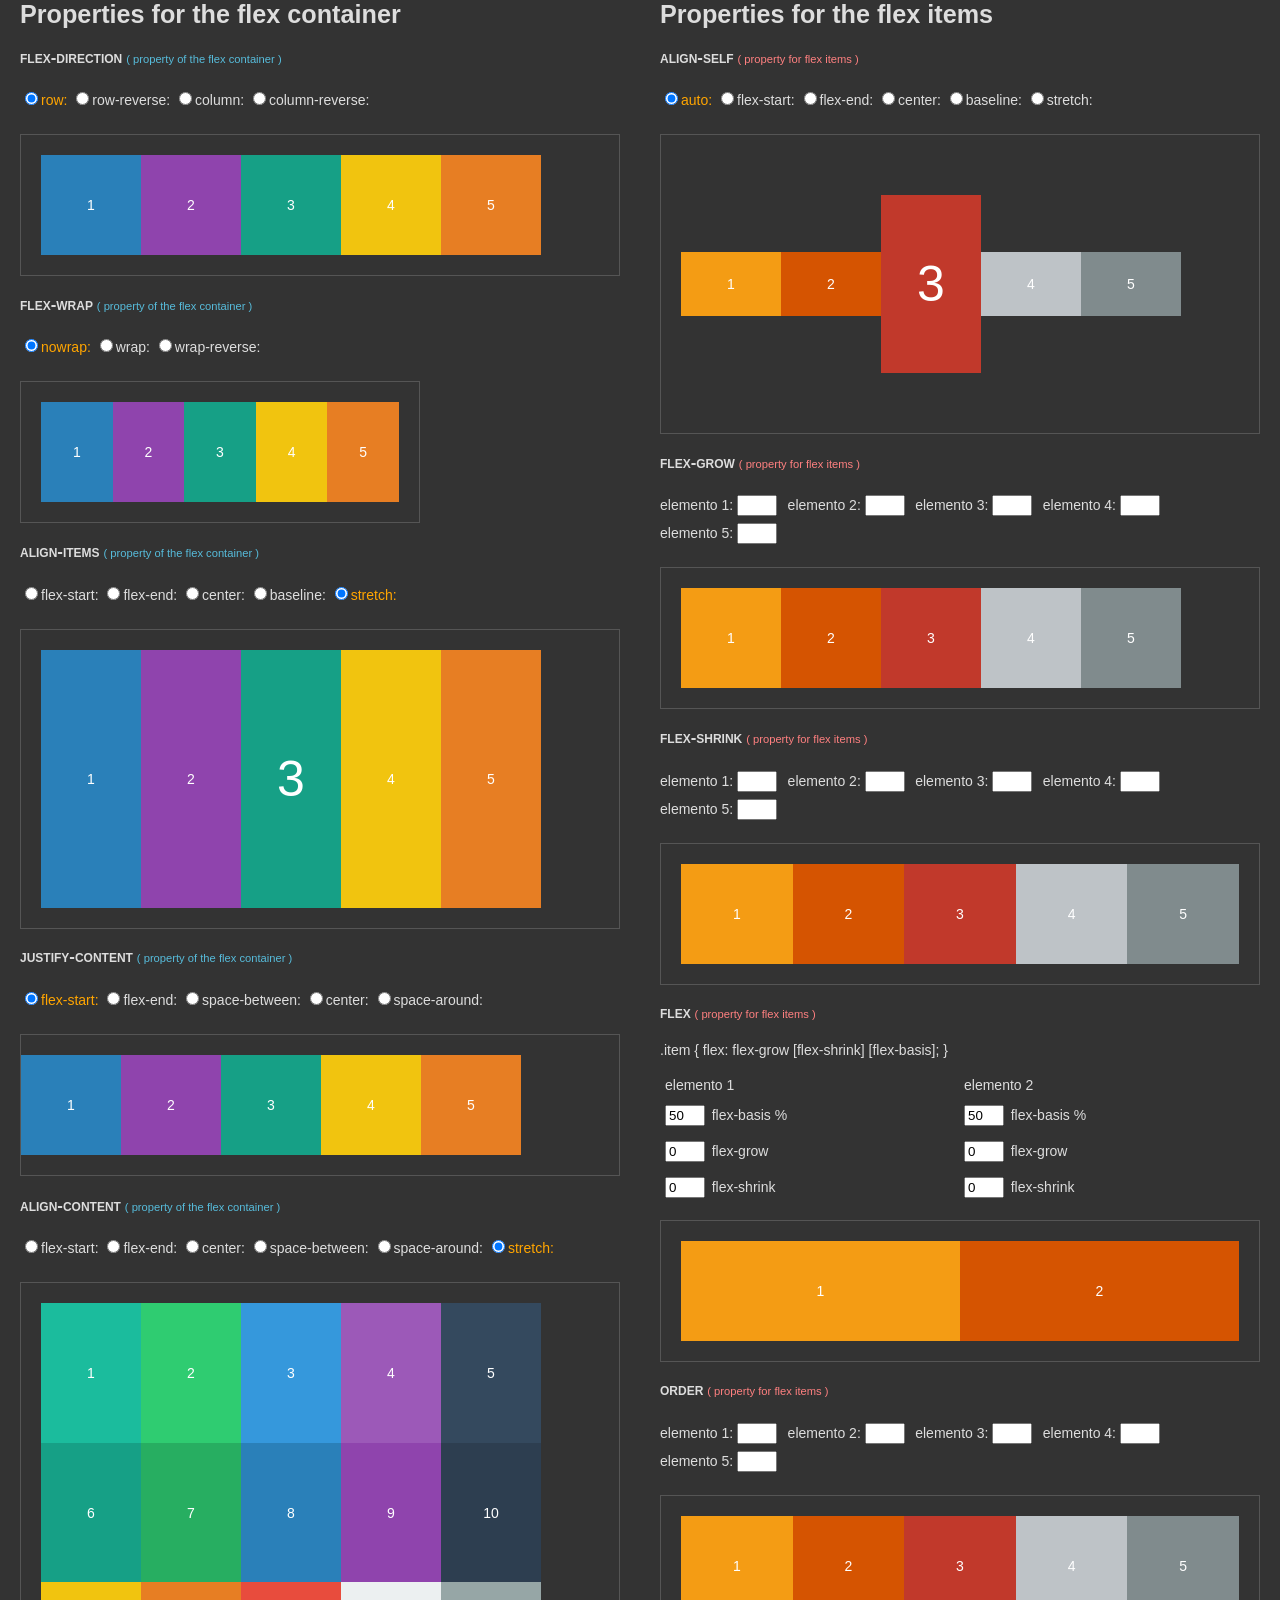
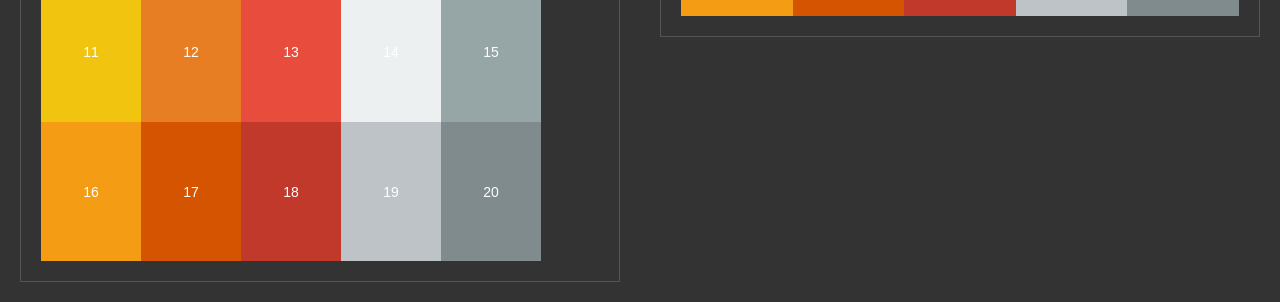
<file: Flex/flexbox-playground/index.html>
<!DOCTYPE html>
<html lang="en" >
<head>
  <meta charset="UTF-8">
  <title>CodePen - Flexbox playground</title>
  <link rel="stylesheet" href="./style.css">

</head>
<body>
<!-- partial:index.partial.html -->
<div class="principal">
<h2>Properties for the flex container</h2>
<div class="control">
<h4><a href="http://w3.unpocodetodo.info/css3/flex-direction.php">flex-direction</a> <small>( property of the flex container  )</small></h4><!--flex-direction: row | row-reverse | column | column-reverse;-->
<div class="radio">
<input name="flex-direction" type="radio"  class="flex-direction" id="R11" value="row" checked><label for="R11">row:</label>
<input name="flex-direction"  type="radio" class="flex-direction" id="R12" value="row-reverse"><label for="R12">row-reverse:</label>
<input name="flex-direction"  type="radio" class="flex-direction" id="R13" value="column"><label for="R13">column:</label>
<input name="flex-direction"  type="radio" class="flex-direction" id="R14" value="column-reverse"><label for="R14">column-reverse:</label>
</div></div>
<div class="flex-container" id="direction">
<div class="item" data-color="2a80b9"><p>1</p></div>
<div class="item" data-color="8f44ad"><p>2</p></div>
<div class="item" data-color="16a086"><p>3</p></div>
<div class="item" data-color="f1c40f"><p>4</p></div>
<div class="item" data-color="e77e23"><p>5</p></div>
</div>

<div class="control">
<h4><a href="http://w3.unpocodetodo.info/css3/flex-wrap.php">flex-wrap</a> <small>( property of the flex container  )</small></h4><!--nowrap | wrap | wrap-reverse;-->
<div class="radio">
<input name="flex-wrap" type="radio"  class="flex-wrap" id="R21" value="nowrap" checked><label for="R21">nowrap:</label>
<input name="flex-wrap" type="radio"  class="flex-wrap" id="R22" value="wrap"><label for="R22">wrap:</label>
<input name="flex-wrap" type="radio"  class="flex-wrap" id="R23" value="wrap-reverse"><label for="R23">wrap-reverse:</label>
</div></div>
<div class="flex-container" id="wrap">
<div class="item" data-color="2a80b9"><p>1</p></div>
<div class="item" data-color="8f44ad"><p>2</p></div>
<div class="item" data-color="16a086"><p>3</p></div>
<div class="item" data-color="f1c40f"><p>4</p></div>
<div class="item" data-color="e77e23"><p>5</p></div>
</div>

<div class="control">
<h4><a href="http://w3.unpocodetodo.info/css3/flex-align-items.php">align-items</a> <small>( property of the flex container  )</small></h4><!-- flex-start | flex-end | center | baseline | stretch;-->
<div class="radio">
<input name="flex-align-items" type="radio"  class="flex-align-items" id="R31" value="align-items-start" ><label for="R31">flex-start:</label>
<input name="flex-align-items" type="radio"  class="flex-align-items" id="R32" value="align-items-end"><label for="R32">flex-end:</label>
<input name="flex-align-items" type="radio"  class="flex-align-items" id="R33" value="align-items-center"><label for="R33">center:</label>
<input name="flex-align-items" type="radio"  class="flex-align-items" id="R34" value="align-items-baseline"><label for="R34">baseline:</label>
<input name="flex-align-items" type="radio"  class="flex-align-items" id="R35" value="align-items-stretch" checked><label for="R35">stretch:</label>
</div></div>
<div class="flex-container" id="align">
<div class="item" data-color="2a80b9"><p>1</p></div>
<div class="item" data-color="8f44ad"><p>2</p></div>
<div class="item" data-color="16a086"><p style="font-size:50px;">3</p></div>
<div class="item" data-color="f1c40f"><p>4</p></div>
<div class="item" data-color="e77e23"><p>5</p></div>
</div>


<div class="control">
<h4><a href="http://w3.unpocodetodo.info/css3/flex-justify-content.php">justify-content</a> <small>( property of the flex container )</small></h4> <!--justify-content: flex-start | flex-end | center | space-between | space-around; -->
<div class="radio">
<input name="justify-content" type="radio"  class="justify-content" id="R41" value="justify-start" checked ><label for="R41">flex-start:</label>
<input name="justify-content" type="radio"  class="justify-content" id="R42" value="justify-end" ><label for="R42">flex-end:</label>
<input name="justify-content" type="radio"  class="justify-content" id="R43" value="justify-space-between" ><label for="R43">space-between:</label>
<input name="justify-content" type="radio"  class="justify-content" id="R44" value="justify-center" ><label for="R44">center:</label>
<input name="justify-content" type="radio"  class="justify-content" id="R45" value="justify-space-around" ><label for="R45">space-around:</label>
</div></div>
<div class="flex-container" id="justify">
<div class="item" data-color="2a80b9"><p>1</p></div>
<div class="item" data-color="8f44ad"><p>2</p></div>
<div class="item" data-color="16a086"><p>3</p></div>
<div class="item" data-color="f1c40f"><p>4</p></div>
<div class="item" data-color="e77e23"><p>5</p></div>

</div>

<!--<p>En <strong>Google Chrome</strong> y <strong>Opera</strong>: problemas al cambiar dinamicamente entre <code>justify-content:space-between</code> y <code>justify-content:space-around</code> </p>-->


<div class="control">
<h4><a href="http://w3.unpocodetodo.info/css3/flex-align-content.php">align-content</a> <small>( property of the flex container  )</small></h4> <!--justify-content: flex-start | flex-end | center | space-between | space-around; -->
<div class="radio">
<input name="align-content" type="radio"  class="align-content" id="R51" value="align-content-start" ><label for="R51">flex-start:</label>
<input name="align-content" type="radio"  class="align-content" id="R52" value="align-content-end" ><label for="R52">flex-end:</label>
<input name="align-content" type="radio"  class="align-content" id="R53" value="align-content-center" ><label for="R53">center:</label>
<input name="align-content" type="radio"  class="align-content" id="R54" value="align-content-space-between" ><label for="R54">space-between:</label>
<input name="align-content" type="radio"  class="align-content" id="R55" value="align-content-space-around" ><label for="R55">space-around:</label>
<input name="align-content" type="radio"  class="align-content" id="R56" value="align-content-stretch"  checked><label for="R56">stretch:</label>
</div></div>
<div class="flex-container" id="alignContent">

<div class="item" data-color="1bbc9d"><p>1</p></div>
<div class="item" data-color="2fcc71"><p>2</p></div>
<div class="item" data-color="3598dc"><p>3</p></div>
<div class="item" data-color="9c59b8"><p>4</p></div>
<div class="item" data-color="34495e"><p>5</p></div>
<div class="item" data-color="16a086"><p>6</p></div>
<div class="item" data-color="27ae61"><p>7</p></div>
<div class="item" data-color="2a80b9"><p>8</p></div>
<div class="item" data-color="8f44ad"><p>9</p></div>
<div class="item" data-color="2d3e50"><p>10</p></div>
<div class="item" data-color="f1c40f"><p>11</p></div>
<div class="item" data-color="e77e23"><p>12</p></div>
<div class="item" data-color="e84c3d"><p>13</p></div>
<div class="item" data-color="ecf0f1"><p>14</p></div>
<div class="item" data-color="96a6a6"><p>15</p></div>
<div class="item" data-color="f49c14"><p>16</p></div>
<div class="item" data-color="d55401"><p>17</p></div>
<div class="item" data-color="c1392b"><p>18</p></div>
<div class="item" data-color="bec3c7"><p>19</p></div>
<div class="item" data-color="808b8d"><p>20</p></div>

</div>



</div>

<!-- propiedades de los items -->

<div class="principal">
<h2>Properties for the flex items </h2>
<div class="control">
<h4><a href="http://w3.unpocodetodo.info/css3/flex-align-self.php">align-self</a> <small>( property for flex items  )</small></h4> <!--auto | flex-start | flex-end | center | baseline | stretch -->
<div class="radio">
<input name="align-self" type="radio"  class="align-self" id="R61" value="align-self-auto"  checked ><label for="R61">auto:</label>
<input name="align-self" type="radio"  class="align-self" id="R62" value="align-self-start" ><label for="R62">flex-start:</label>
<input name="align-self" type="radio"  class="align-self" id="R63" value="align-self-end" ><label for="R63">flex-end:</label>
<input name="align-self" type="radio"  class="align-self" id="R64" value="align-self-center" ><label for="R64">center:</label>
<input name="align-self" type="radio"  class="align-self" id="R65" value="align-self-baseline" ><label for="R65">baseline:</label>
<input name="align-self" type="radio"  class="align-self" id="R66" value="align-self-stretch"><label for="R66">stretch:</label>
</div>

</div>
<div class="flex-container align-items-center" id="FCI1">

<div class="item" data-color="f49c14"><p>1</p></div>
<div class="item" data-color="d55401"><p>2</p></div>
<div class="item" data-color="c1392b"  id="alignSelf"><p style="font-size:50px;">3</p></div>
<div class="item" data-color="bec3c7"><p>4</p></div>
<div class="item" data-color="808b8d"><p>5</p></div>

</div>

<div class="control">
<h4><a href="http://w3.unpocodetodo.info/css3/flex-abreviado.php#flexGrow">flex-grow</a> <small>( property for flex items )</small></h4> <!--auto | flex-start | flex-end | center | baseline | stretch -->
<div class="radio">
<span class="nbsp"><label for="R71">elemento 1: </label><input type="number"  class="flex-grow" id="R71" min="0" ></span>
<span class="nbsp"><label for="R72">elemento 2: </label><input type="number"  class="flex-grow" id="R72" min="0" ></span>
<span class="nbsp"><label for="R73">elemento 3: </label><input type="number"  class="flex-grow" id="R73" min="0" ></span>
<span class="nbsp"><label for="R74">elemento 4: </label><input type="number"  class="flex-grow" id="R74" min="0" ></span>
<span class="nbsp"><label for="R75">elemento 5: </label><input type="number"  class="flex-grow" id="R75" min="0" ></span>
</div>

</div>
<div class="flex-container align-items-center" id="FCI2">

<div class="item" id="itemR71" data-color="f49c14"><p>1</p></div>
<div class="item" id="itemR72" data-color="d55401"><p>2</p></div>
<div class="item" id="itemR73" data-color="c1392b"><p>3</p></div>
<div class="item" id="itemR74" data-color="bec3c7"><p>4</p></div>
<div class="item" id="itemR75" data-color="808b8d"><p>5</p></div>

</div>



<div class="control">
<h4><a href="http://w3.unpocodetodo.info/css3/flex-abreviado.php#flexShrink">flex-shrink</a> <small>( property for flex items )</small></h4> <!--auto | flex-start | flex-end | center | baseline | stretch -->
<div class="radio">
<span class="nbsp"><label for="R81">elemento 1: </label><input type="number"  class="flex-shrink" id="R81" min="0" ></span>
<span class="nbsp"><label for="R82">elemento 2: </label><input type="number"  class="flex-shrink" id="R82" min="0" ></span>
<span class="nbsp"><label for="R83">elemento 3: </label><input type="number"  class="flex-shrink" id="R83" min="0" ></span>
<span class="nbsp"><label for="R84">elemento 4: </label><input type="number"  class="flex-shrink" id="R84" min="0" ></span>
<span class="nbsp"><label for="R85">elemento 5: </label><input type="number"  class="flex-shrink" id="R85" min="0" ></span>
</div>

</div>
<div class="flex-container align-items-center" id="FCI3">

<div class="item" id="itemR81" data-color="f49c14"><p>1</p></div>
<div class="item" id="itemR82" data-color="d55401"><p>2</p></div>
<div class="item" id="itemR83" data-color="c1392b"><p>3</p></div>
<div class="item" id="itemR84" data-color="bec3c7"><p>4</p></div>
<div class="item" id="itemR85" data-color="808b8d"><p>5</p></div>

</div>


<div class="control">
<h4><a href="http://w3.unpocodetodo.info/css3/flex-abreviado.php">flex</a> <small>( property for flex items )</small></h4> <!--auto | flex-start | flex-end | center | baseline | stretch -->
<p>.item { flex: flex-grow [flex-shrink] [flex-basis]; } </p>
<table id="flexBasis">
<tr><td>elemento 1</td><td>elemento 2</td></tr>
<tr><td><input type="number" class="flex-basis" id="B1" min="0" value="50" ><label for="B1">flex-basis %</label></td><td><input type="number" class="flex-basis" id="B2" min="0" value="50" ><label for="B2">flex-basis %</label></td></tr>
<tr><td><input type="number" class="flex-basis-grow" id="G1" min="0" value="0" ><label for="G1">flex-grow</label></td><td><input type="number" class="flex-basis-grow" id="G2" min="0" value="0" ><label for="G2">flex-grow</label></td></tr>
<tr><td><input type="number" class="flex-basis-shrink" id="S1" min="0" value="0" ><label for="S1">flex-shrink</label></td><td><input type="number" class="flex-basis-shrink" id="S2" min="0" value="0" ><label for="S2">flex-shrink</label></td></tr>
</table>
</div>


<div class="flex-container align-items-center" id="FCI4">

<div class="item" id="item1" data-color="f49c14"><p>1</p></div>
<div class="item" id="item2" data-color="d55401"><p>2</p></div>

</div>


<div class="control">
<h4><a href="http://w3.unpocodetodo.info/css3/flex-order.php">order</a> <small>( property for flex items )</small></h4> <!--auto | flex-start | flex-end | center | baseline | stretch -->
<div class="radio">
<span class="nbsp"><label for="R91">elemento 1: </label><input type="number"  class="flex-order" id="R91" min="0" ></span>
<span class="nbsp"><label for="R92">elemento 2: </label><input type="number"  class="flex-order" id="R92" min="0" ></span>
<span class="nbsp"><label for="R93">elemento 3: </label><input type="number"  class="flex-order" id="R93" min="0" ></span>
<span class="nbsp"><label for="R94">elemento 4: </label><input type="number"  class="flex-order" id="R94" min="0" ></span>
<span class="nbsp"><label for="R95">elemento 5: </label><input type="number"  class="flex-order" id="R95" min="0" ></span>
</div>

</div>
<div class="flex-container align-items-center" id="FCI5">


<div class="item" id="orderR91" data-color="f49c14"><p>1</p></div>
<div class="item" id="orderR92" data-color="d55401"><p>2</p></div>
<div class="item" id="orderR93" data-color="c1392b"><p>3</p></div>
<div class="item" id="orderR94" data-color="bec3c7"><p>4</p></div>
<div class="item" id="orderR95" data-color="808b8d"><p>5</p></div>

</div>


</div>
<!-- partial -->
  <script  src="./script.js"></script>

</body>
</html>
</file>
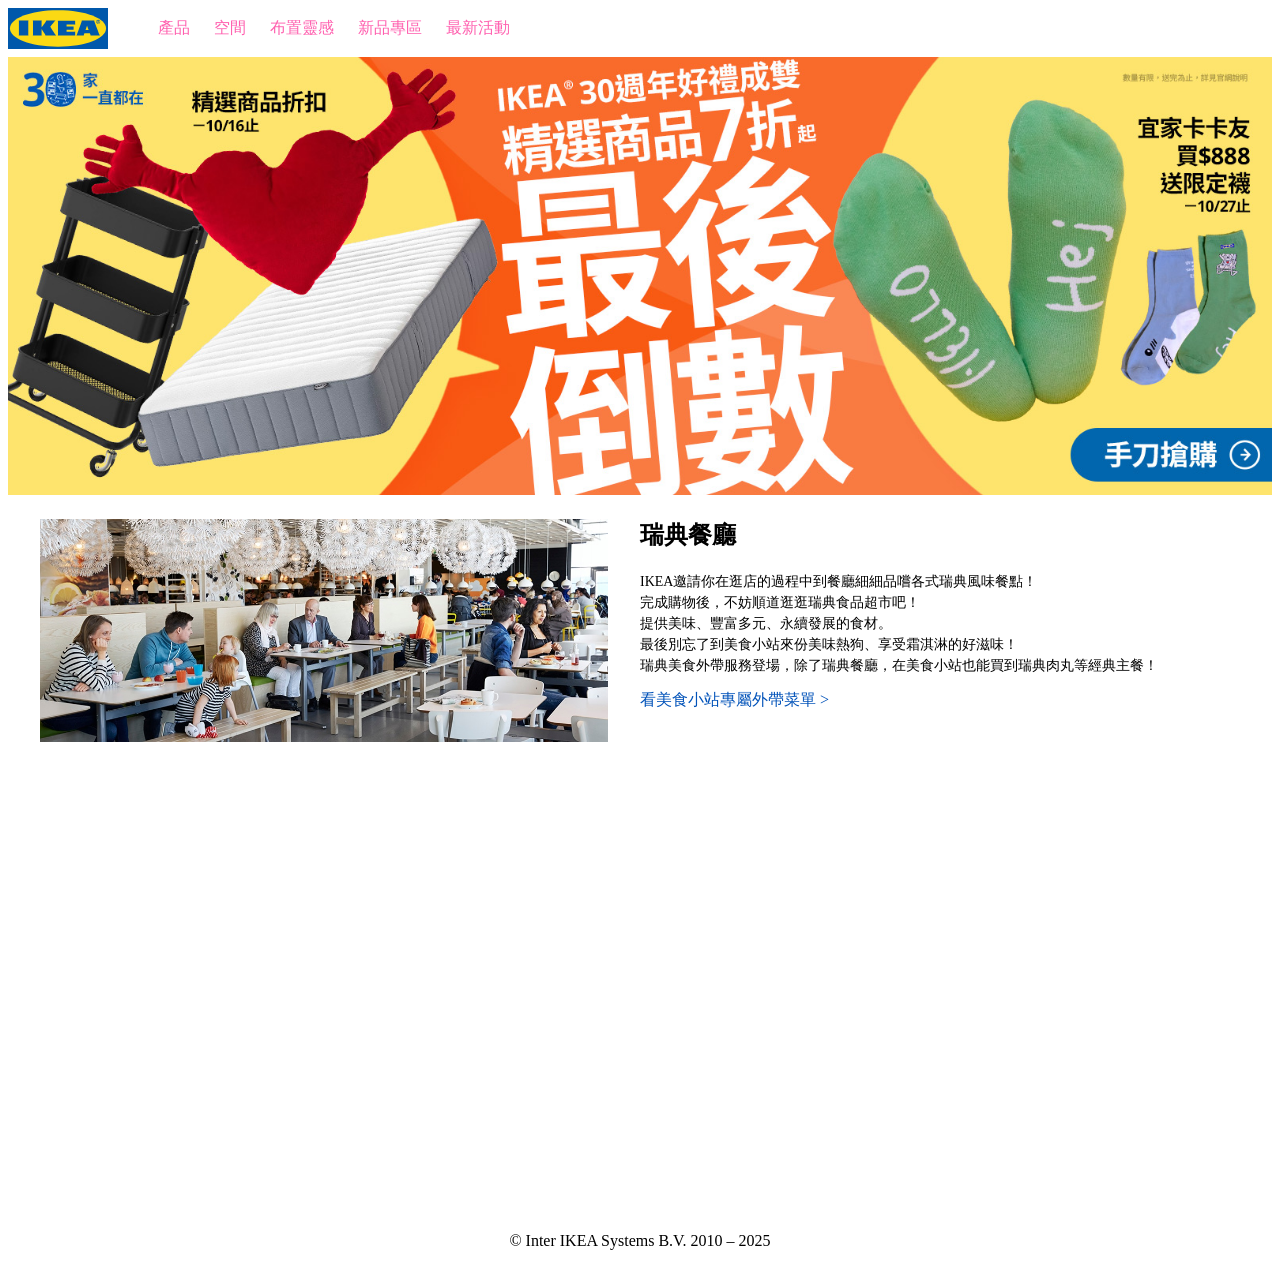
<file: IKEA/html/index.html>
<!DOCTYPE html>
<html lang="zh-Hant-TW">

<head>
    <meta charset="UTF-8">
    <meta name="viewport" content="width=device-width, initial-scale=1.0">
    <title>IKEA宜家家居</title>
    <link rel="stylesheet" href="./style.css">
</head>

<body>
    <!-- 頁首區 -->

    <header id="navbar">
        <!-- LOGO區 -->
        <h1 class="logo">
            <a href="./index.html">
                <img src="./images/IKEA_logo.svg" alt="ikea logo">
            </a>
        </h1>
        <!-- 導覽列 -->
        <nav class="navigation">
            <ul>
                <li><a href="#">產品</a></li>
                <li><a href="#">空間</a></li>
                <li><a href="#">布置靈感</a></li>
                <li><a href="#">新品專區</a></li>
                <li><a href="#">最新活動</a></li>
            </ul>
        </nav>
    </header>
    <!-- 橫幅區 -->

    <div id="banner">
        <a href="#">
            <img src="./images/banner.jpg" alt="ikea 30週年好禮成雙，精選商品7折起。">
        </a>
    </div>

    <!-- 主要內容區 -->
    <main>
        <!-- 餐廳介紹 -->
        <section class="restaurant">
            <figure class="rest-pt">
                <img src="./images/ikea-restaurant.jpeg" alt="ikea瑞典餐廳">
            </figure>
        </section>
        <div class="content">
            <h2>瑞典餐廳</h2>
            <p>IKEA邀請你在逛店的過程中到餐廳細細品嚐各式瑞典風味餐點！<br>
                完成購物後，不妨順道逛逛瑞典食品超市吧！<br>
                提供美味、豐富多元、永續發展的食材。<br>
                最後別忘了到美食小站來份美味熱狗、享受霜淇淋的好滋味！<br>
                瑞典美食外帶服務登場，除了瑞典餐廳，在美食小站也能買到瑞典肉丸等經典主餐！
            </p>
            <a href="#">看美食小站專屬外帶菜單 ></a>
        </div>
        <!-- api串接 -->
        <section class="api">
            <div class="col">
                <iframe src="https://www.youtube.com/embed/NsAygnI8sh4?si=taHcfp1yJTkUWnJu" title="YouTube video player"
                    frameborder="0"
                    allow="accelerometer; autoplay; clipboard-write; encrypted-media; gyroscope; picture-in-picture; web-share"
                    referrerpolicy="strict-origin-when-cross-origin" allowfullscreen></iframe>
            </div>
            <div class="col">
                <iframe
                    src="https://www.google.com/maps/embed?pb=!1m18!1m12!1m3!1d3615.5258056755406!2d121.52917477537586!3d25.016224077827864!2m3!1f0!2f0!3f0!3m2!1i1024!2i768!4f13.1!3m3!1m2!1s0x3442a98b90e9413b%3A0x8eeeb9f169d15902!2z5YWs6aSo6Zi_5aeo5ru35ZGzLea7t-WRsy_ovJXpo58v5YGl5bq36aSK55SfL-W5s-WDuee-jumjnw!5e0!3m2!1szh-TW!2stw!4v1743407031836!5m2!1szh-TW!2stw"
                    style="border:0;" allowfullscreen="" loading="lazy"
                    referrerpolicy="no-referrer-when-downgrade"></iframe>
            </div>
        </section>

    </main>

    <!-- 頁尾區 -->
    <footer>
        © Inter IKEA Systems B.V. 2010 – 2025
    </footer>


</body>

</html>
</file>
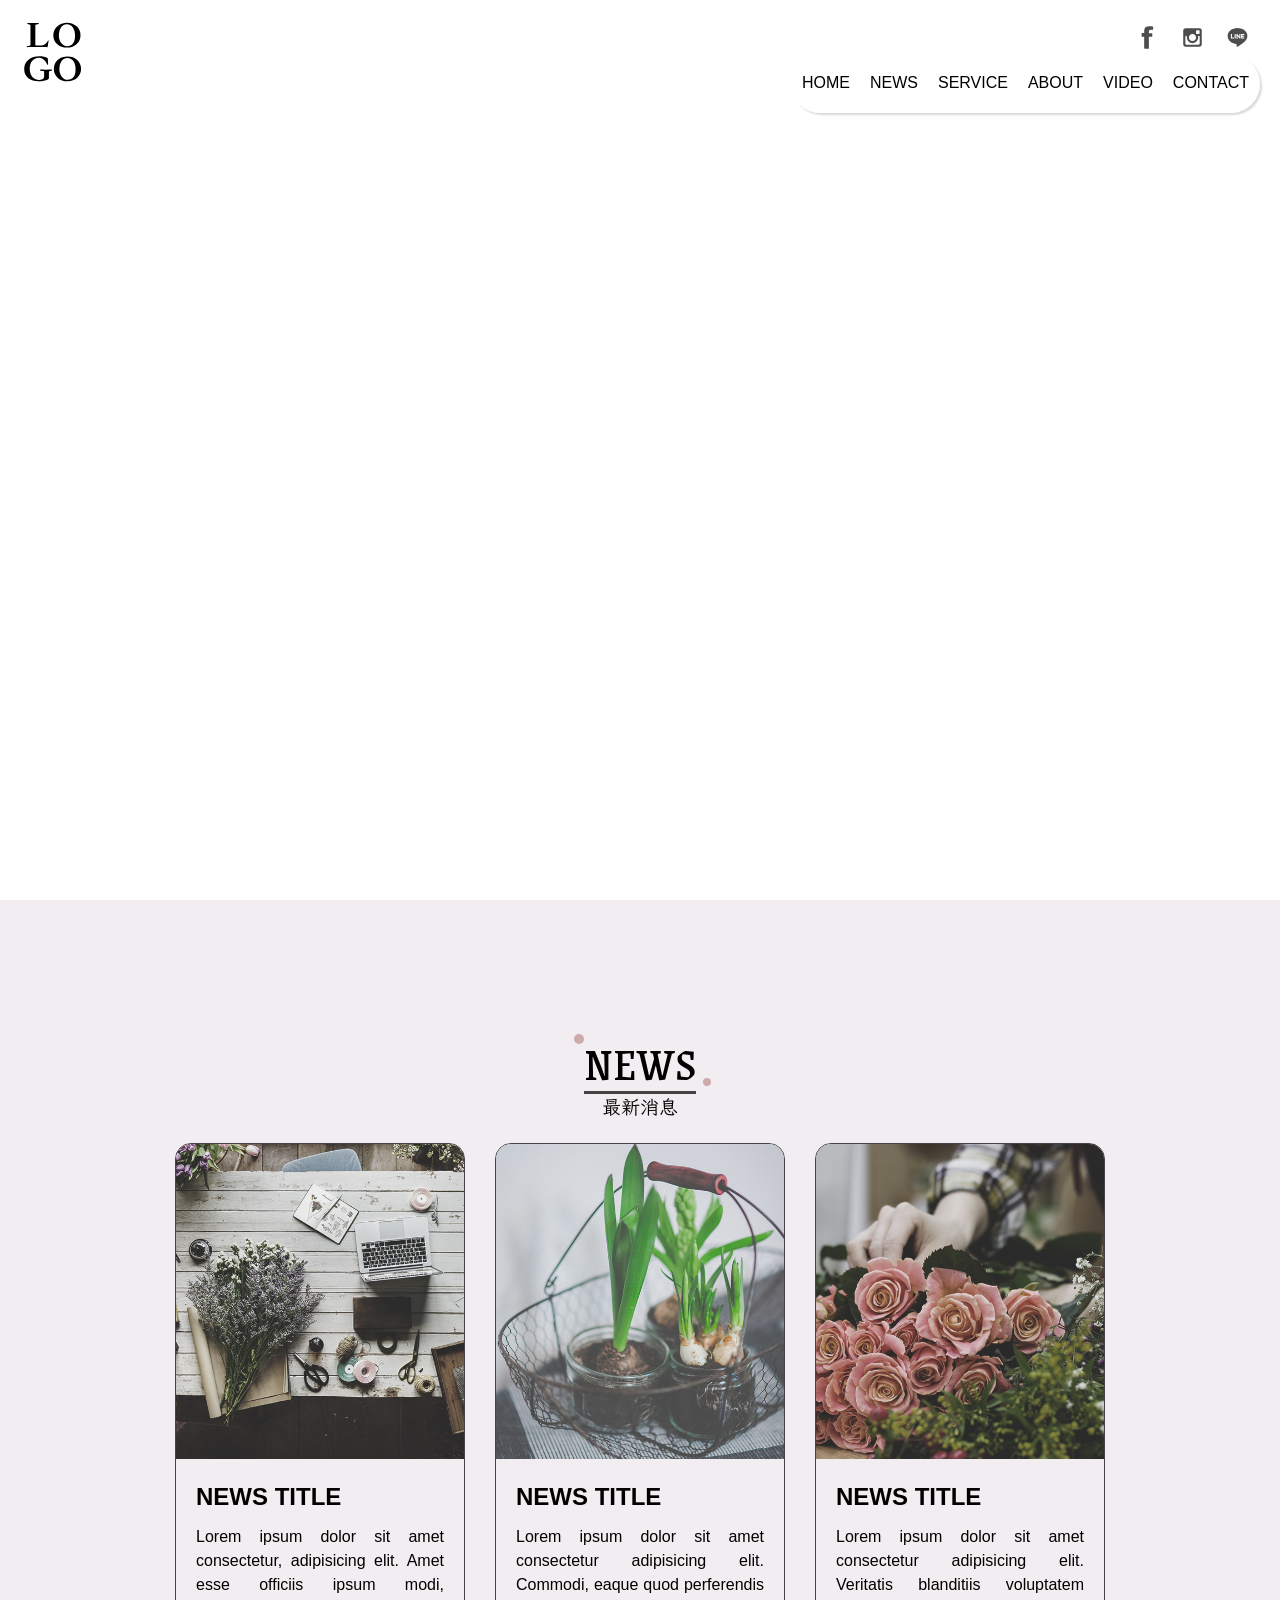
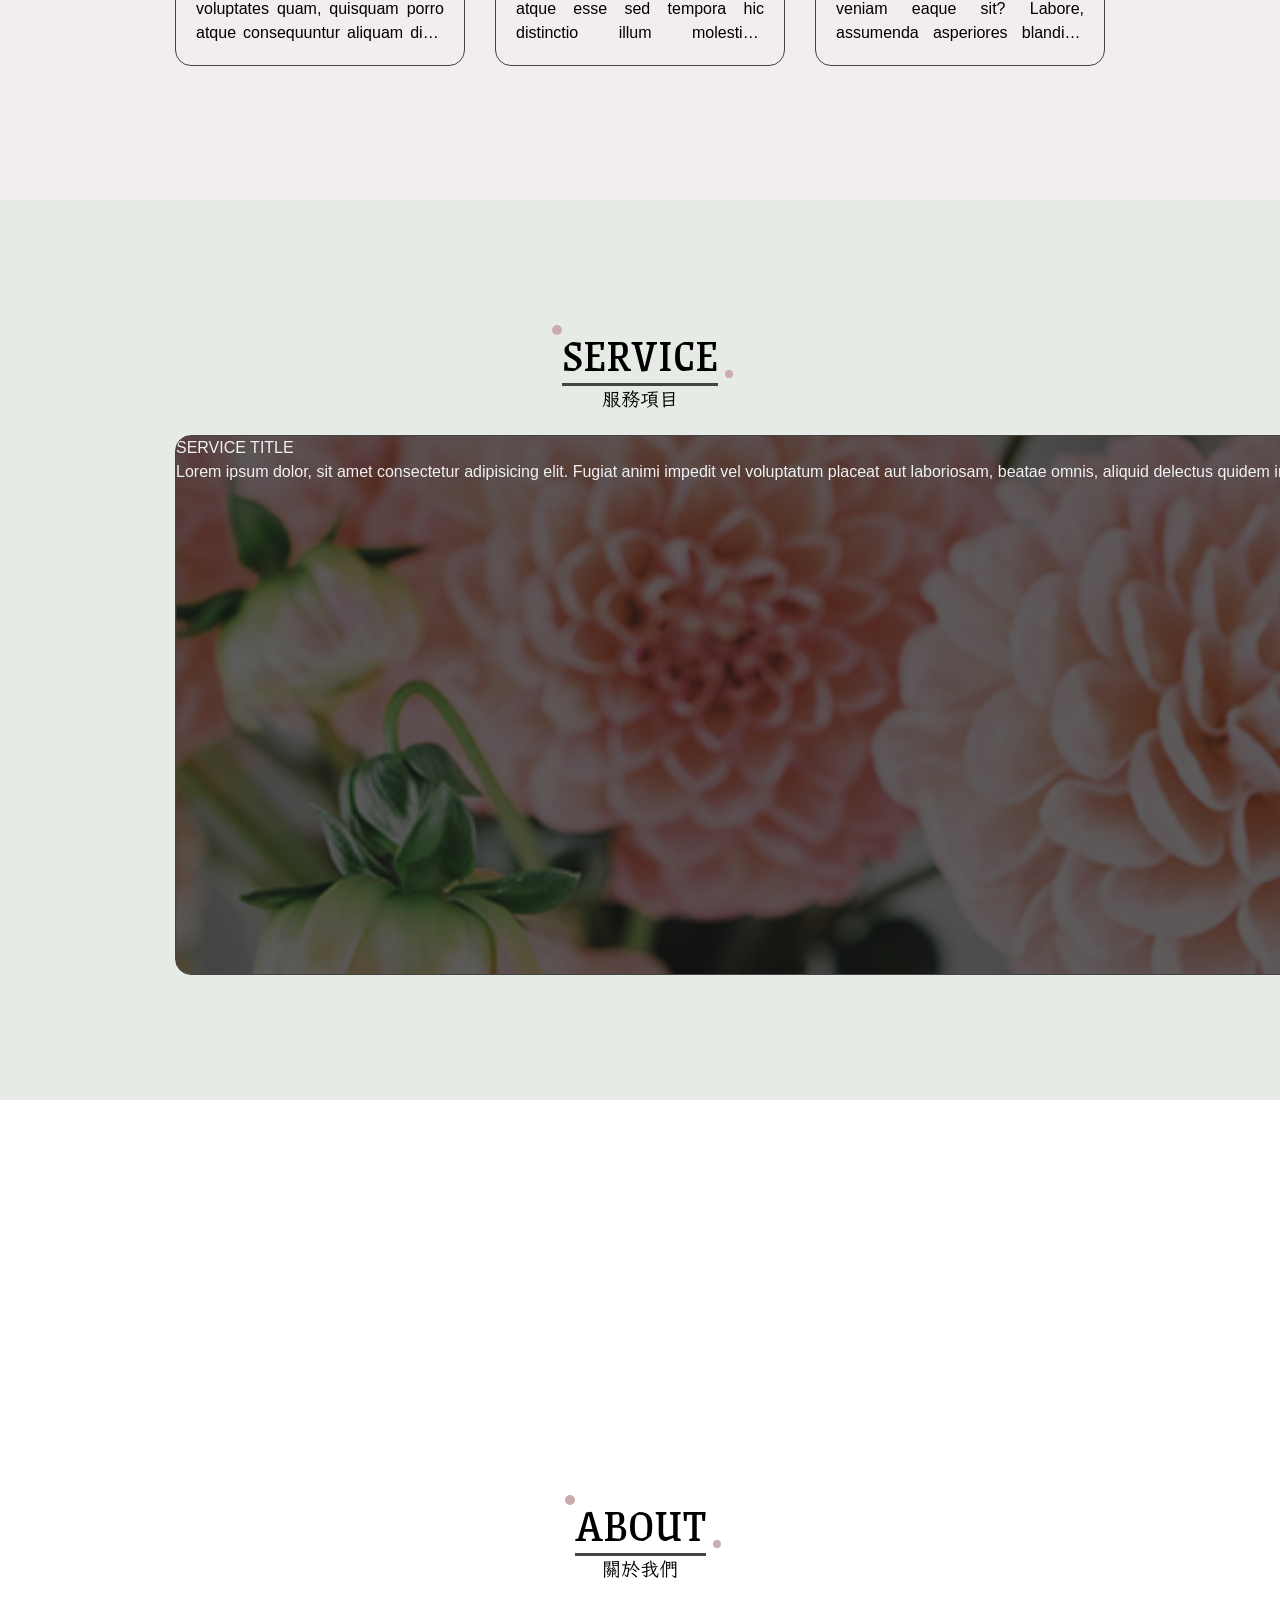
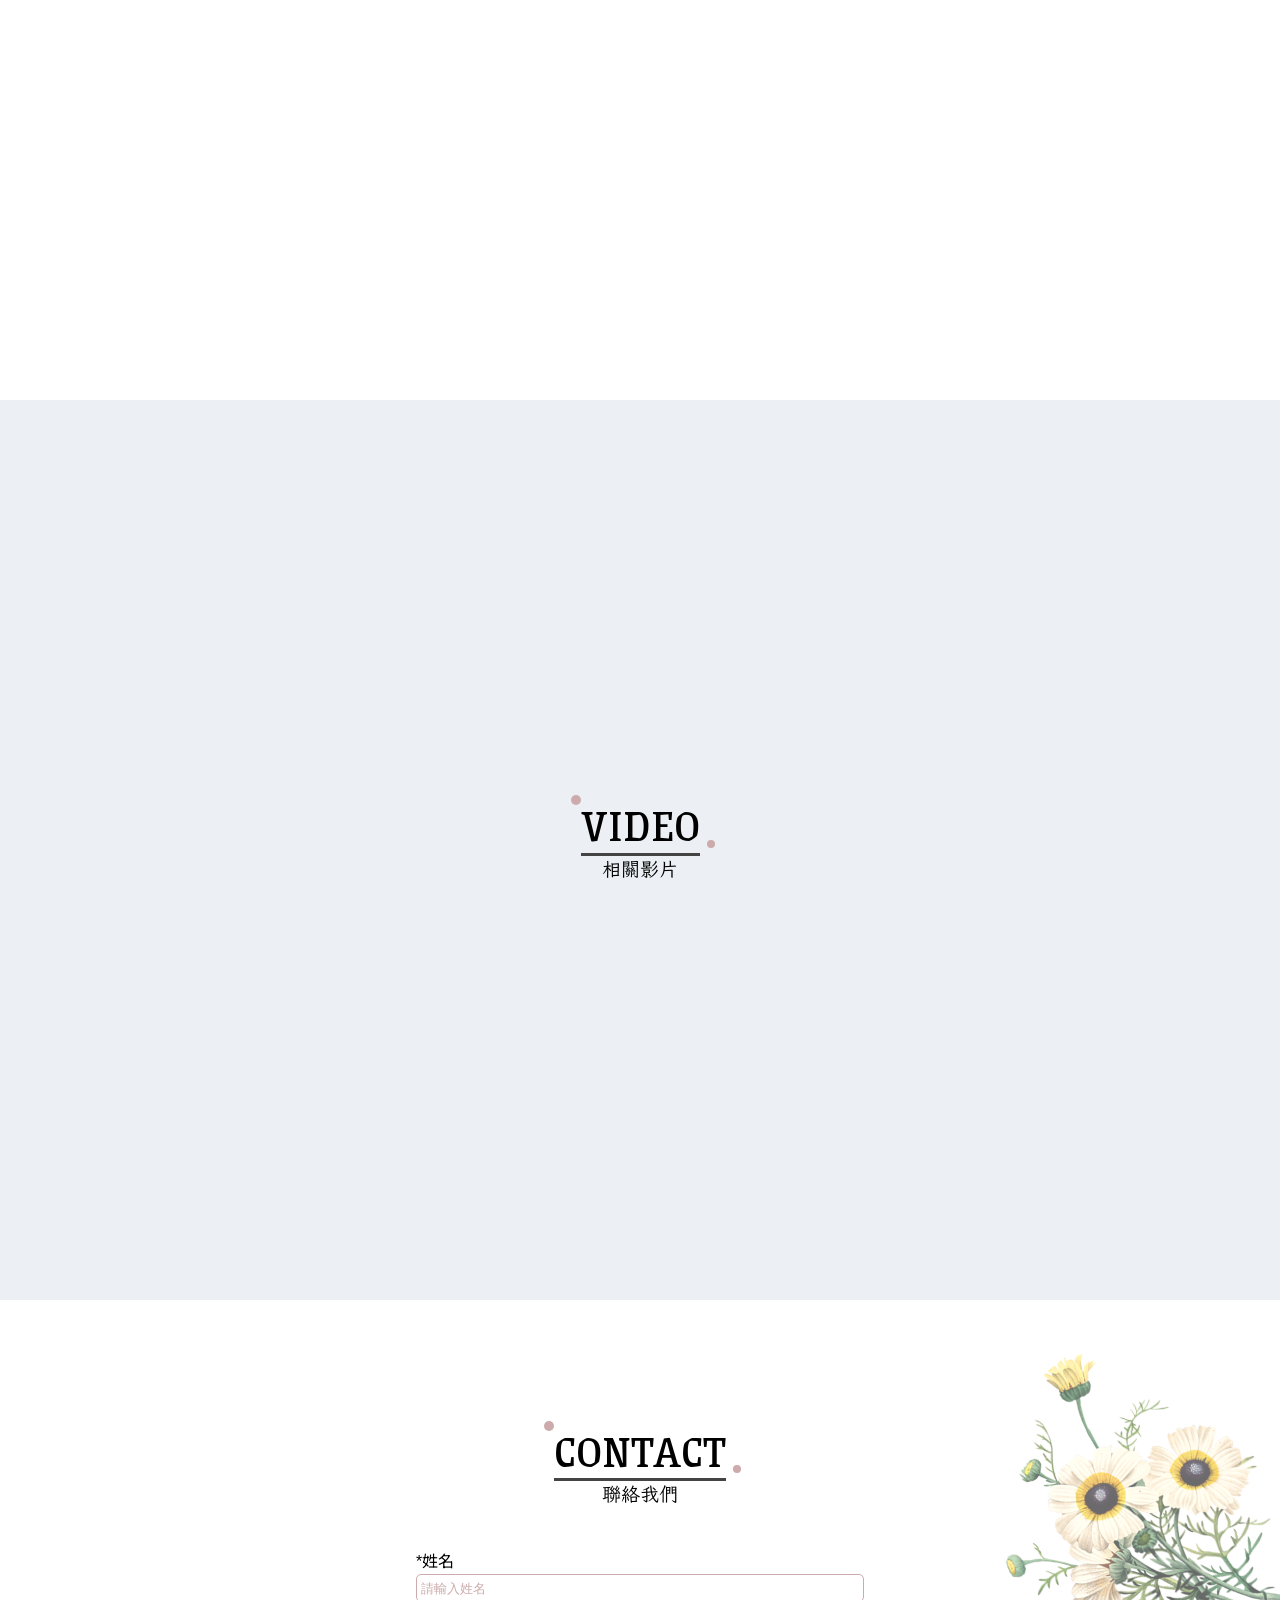
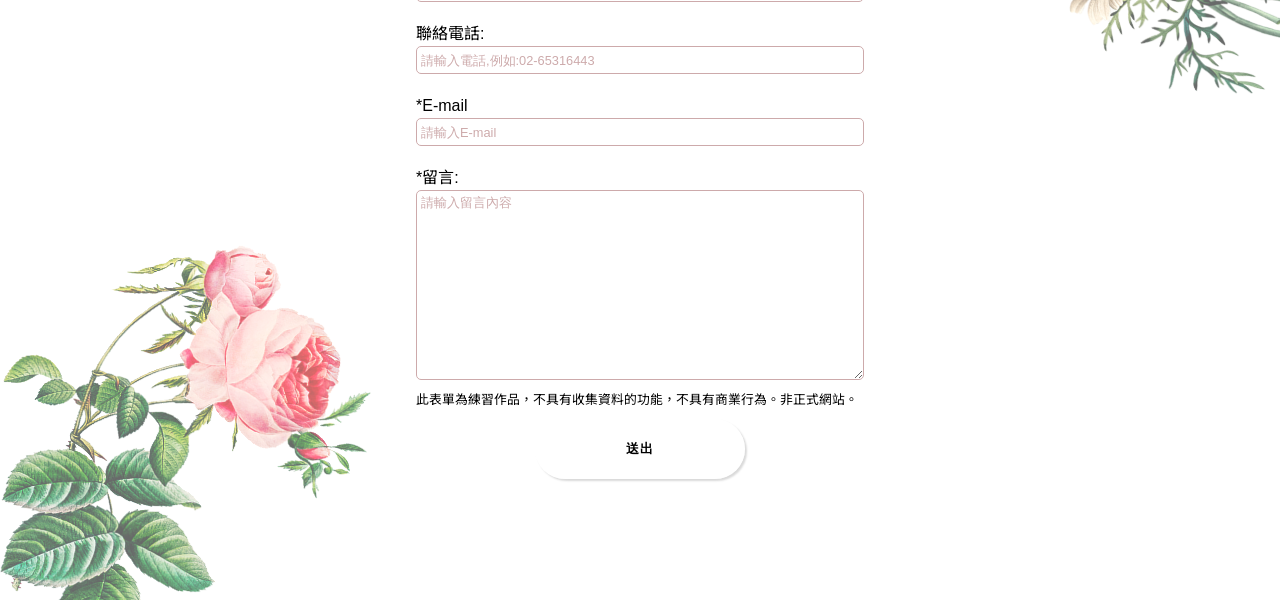
<file: 花室網站/web/index.html>
<!DOCTYPE html>
<html lang="zh-Hant-TW">

<head>
    <meta charset="UTF-8">
    <meta name="viewport" content="width=device-width, initial-scale=1.0">
    <title>花室網站html5web練習</title>
    <link rel="icon" href="./favicon.ico">
    <link rel="stylesheet" href="./css/style.min.css">
</head>

<body>
    <!-- 導覽列 -->
    <header id="navbar">
        <a href="./index.html" class="logo"><img src="./images/logo_b.svg" alt=""></a>
        <nav class="navigation">

            <!-- icon btn -->
            <!-- ul>*3>a -->
            <ul class="icon">
                <li><a class="icon-fb" href="#"></a></li>
                <li><a class="icon-ig" href="#"></a></li>
                <li><a class="icon-line" href="#"></a></li>
            </ul>

            <!-- 主選單 -->
            <ul class="menu">
                <li><a href="#banner" class="active">HOME</a></li>
                <li><a href="#news">NEWS</a></li>
                <li><a href="#service">SERVICE</a></li>
                <li><a href="#about">ABOUT</a></li>
                <li><a href="#video">VIDEO</a></li>
                <li><a href="#contact">CONTACT</a></li>
            </ul>

        </nav>

    </header>

    <!-- 主要內容區 -->
    <main class="index">
        <!-- section#*6>header.title>h2+h3 -->
        <!-- 換圖輪播 -->
        <section id="banner"></section>


        <!-- 最新消息 bg1-->
        <section id="news">
            <header class="title">
                <h2>NEWS</h2>
                <h3>最新消息</h3>
            </header>
            <!-- 列表區 -->
            <div class="box-list">
                <article class="item">
                    <a href="#">
                        <figure><img src="./images/pt_news1.jpg" alt=""></figure>
                        <div class="content">
                            <h2>NEWS TITLE</h2>
                            <p>
                               Lorem ipsum dolor sit amet consectetur, adipisicing elit. Amet esse officiis ipsum modi, voluptates quam, quisquam porro atque consequuntur aliquam dicta est. Asperiores nisi, deserunt voluptates eius facilis impedit reprehenderit velit sint. Qui eaque ea odit voluptatem quo quas deleniti! Nam quis suscipit fuga repellendus non sunt nobis obcaecati earum distinctio nihil veritatis dicta tenetur labore maxime qui, eos placeat.
                            </p>
                        </div>
                    </a>
                </article>
                <article class="item">
                    <a href="#">
                        <figure><img src="./images/pt_news2.jpg" alt=""></figure>
                        <div class="content">
                            <h2>NEWS TITLE</h2>
                            <p>
                                Lorem ipsum dolor sit amet consectetur adipisicing elit. Commodi, eaque quod perferendis atque esse sed tempora hic distinctio illum molestias, consectetur itaque facilis sint soluta numquam ullam repellat fugit quaerat.maiores natus laborum quidem explicabo voluptas non illo deleniti minus sit architecto
                                repudiandae molestiae aperiam, commodi, accusamus iste! Atque, impedit pariatur.</p>
                        </div>
                    </a>
                </article>
                <article class="item">
                    <a href="#">
                        <figure><img src="./images/pt_news3.jpg" alt=""></figure>
                        <div class="content">
                            <h2>NEWS TITLE</h2>
                            <p>
                                Lorem ipsum dolor sit amet consectetur adipisicing elit. Veritatis blanditiis voluptatem veniam eaque sit? Labore, assumenda asperiores blanditiis earum nemo doloribus. Mollitia maxime dolor, eius architecto odit qui ullam? Iusto.A cumque maxime assumenda provident architecto nihil debitis sunt ratione unde quidem
                                placeat in, accusamus vero inventore corrupti veritatis, quod deleniti distinctio.</p>
                        </div>
                    </a>
                </article>
            </div>
        </section>
        <!-- 服務項目 bg2 -->
        <section id="service">
            <header class="title">
                <h2>SERVICE</h2>
                <h3>服務項目</h3>
            </header>
            <!-- 列表區塊 -->
             <ul class="box-list">
                <li class="item">
                    <a href="#" class="content">
                        <h2>SERVICE TITLE</h2>
                        <p>Lorem ipsum dolor, sit amet consectetur adipisicing elit. Fugiat animi impedit vel voluptatum placeat aut laboriosam, beatae omnis, aliquid delectus quidem in optio maiores eveniet vitae? Quam temporibus magni culpa.</p>
                    </a>
                </li>
                <li class="item">
                    <a href="#" class="content">
                        <h2>SERVICE TITLE</h2>
                        <p>Lorem ipsum dolor sit amet consectetur adipisicing elit. Natus, possimus obcaecati, odit facilis magnam numquam praesentium architecto officiis odio inventore, culpa quia quas commodi accusamus! Atque fugiat harum modi provident!</p>
                    </a>
                </li>
                <li class="item">
                    <a href="#" class="content">
                        <h2>SERVICE TITLE</h2>
                        <p>Lorem ipsum dolor sit amet consectetur adipisicing elit. Explicabo voluptate consequatur asperiores quas dolores, voluptas in, sed, doloribus voluptatibus ea esse! Sit architecto neque ratione exercitationem dignissimos, cum praesentium recusandae!</p>
                    </a>
                </li>
                <li class="item">
                    <a href="#" class="content">
                        <h2>SERVICE TITLE</h2>
                        <p>Lorem ipsum dolor sit amet consectetur adipisicing elit. Totam sequi, voluptatem vel fugit, eligendi reprehenderit facere sunt corporis quis fugiat atque doloribus eaque similique sapiente officiis deserunt cumque dicta exercitationem.</p>
                    </a>
                </li>
             </ul>
        </section>
        <!-- 關於我們 影片背景-->
        <section id="about">
            <header class="title">
                <h2>ABOUT</h2>
                <h3>關於我們</h3>
            </header>
        </section>
        <!-- 相關影片 bg3-->
        <section id="video">
            <header class="title">
                <h2>VIDEO</h2>
                <h3>相關影片</h3>
            </header>
        </section>
        <!-- 聯絡我們 固定背景-->
        <section id="contact">
            <header class="title">
                <h2>CONTACT</h2>
                <h3>聯絡我們</h3>
            </header>

            <!-- 聯絡表單 -->
            <form action="" method="post" name="contact-form" id="contact-form" title="聯絡我們表單">
                <label for="username">*姓名</label>
                <input type="text" name="username" id="username" title="姓名欄位" placeholder="請輸入姓名" required>

                <label for="tel">聯絡電話:</label>
                <input type="tel" name="tel" id="tel" title="電話欄位" placeholder="請輸入電話,例如:02-65316443">

                <label for="email">*E-mail</label>
                <input type="email" name="email" id="email" title="E-mail欄位" placeholder="請輸入E-mail" required>

                <label for="message">*留言:</label>
                <textarea name="message" id="message" cols="15" rows="10" title="留言欄位" placeholder="請輸入留言內容"
                    required></textarea>

                <small>此表單為練習作品，不具有收集資料的功能，不具有商業行為。非正式網站。</small>

                <button>
                    <span>送出</span>
                </button>

            </form>


            <!-- 裝飾花定位 -->
            <div class="flower_1"><img src="./images/flower_r.png" alt=""></div>
            <div class="flower_2"><img src="./images/flower_w.png" alt=""></div>

        </section>

    </main>

    <!-- 頁尾區 -->
    <footer></footer>
</body>

</html>
</file>
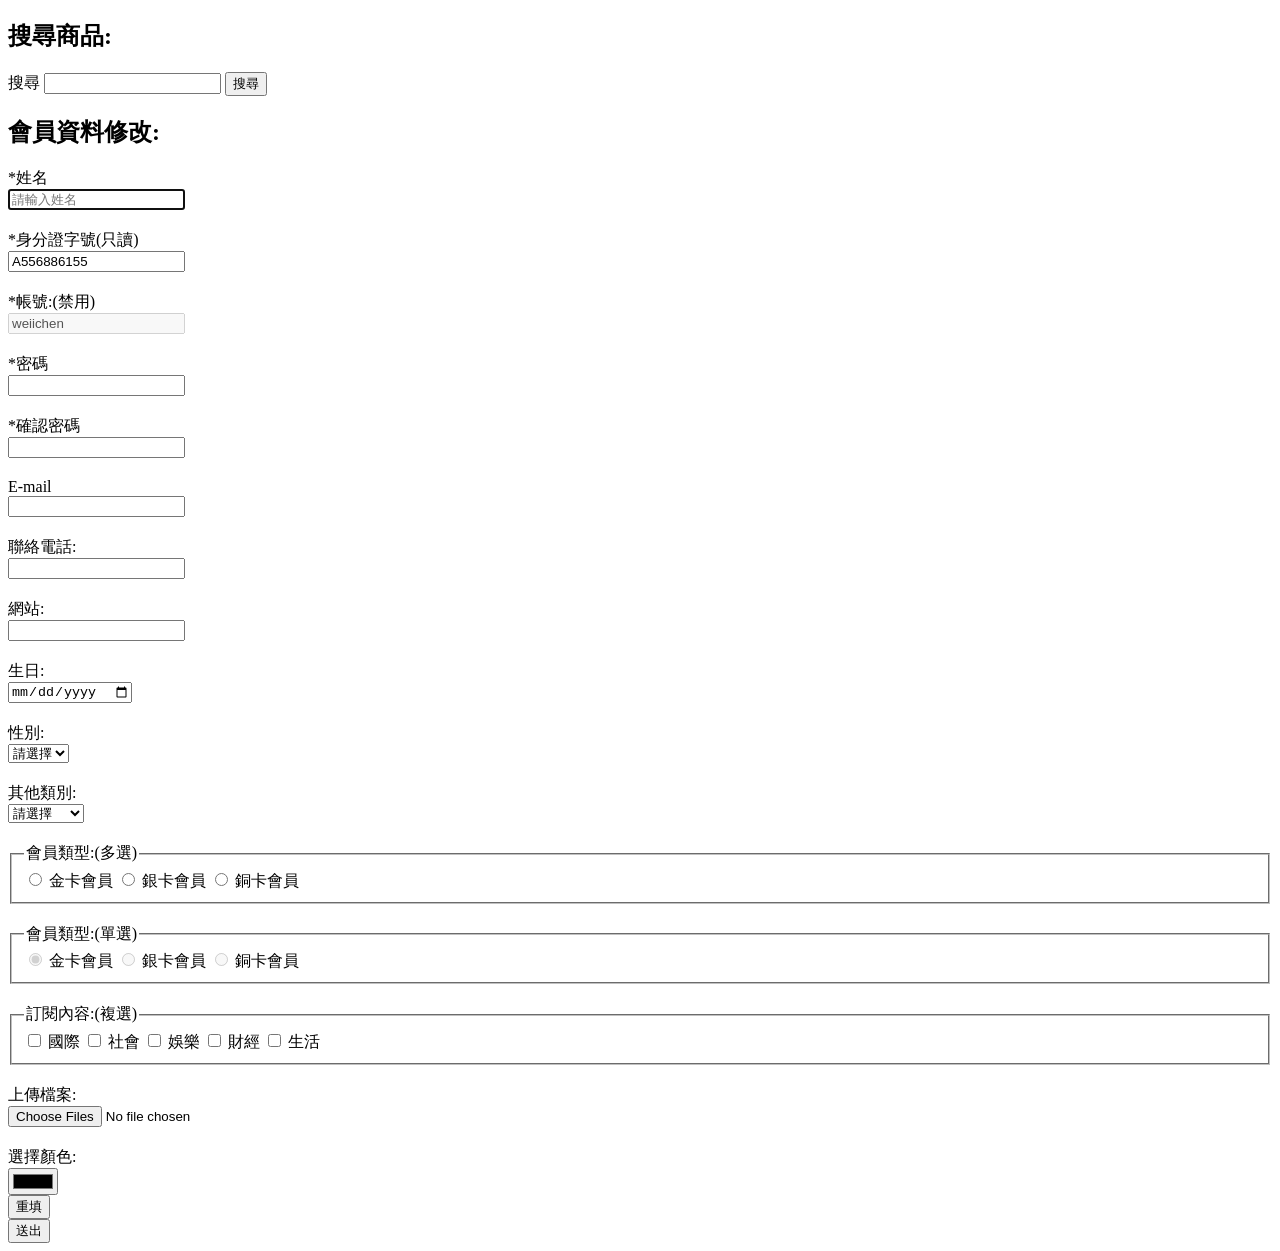
<file: 網頁常用素材/form.html>
<!DOCTYPE html>
<html lang="zh-Hant-TW">

<head>
    <meta charset="UTF-8">
    <meta name="viewport" content="width=device-width, initial-scale=1.0">
    <title>基本表單</title>

    <style>
        /* 加了>代表只抓第一層 */
        #member-edit-form>label,
        #member-edit-form>input {
            display: block;
        }

        #member-edit-form label,
        #member-edit-form fieldset {
            margin-top: 20px;
        }

        /* 用CSS指定寬度會一致，例如:style="width: 150px;" */
    </style>
</head>

<body>
    <!-- 表單標題 -->
    <h2>搜尋商品:</h2>
    <!-- 搜尋商品表單 -->
    <!-- 表單大部分都用post，不會用get -->
    <form action="" method="post" name="product-search-form" id="product-search-form" title="搜尋商品表單">
        <!-- 欄位名稱 -->
        <label for="search">搜尋</label>
        <!-- 文字欄位 -->
        <input type="search" name="search" id="search">
        <!-- 按鈕 -->
        <input type="submit" value="搜尋">

    </form>
    <!-- 會員資料修改表單 -->
    <form action="" method="post" name="member-edit-form" id="member-edit-form" title="會員資料修改表單">
        <!-- 表單標題可放置在任何位置 -->
        <h2>會員資料修改:</h2>

        <!-- 表單欄位 -->
        <!-- 提示文字:placeholder/必填:required/自動聚焦:autofocus-->
        <label for="username">*姓名</label>
        <input type="text" name="username" id="username" title="姓名欄位" placeholder="請輸入姓名" required autofocus>

        <!-- 最大字元數:maxlength="10"/只讀:readonly(不常用) -->
        <label for="">*身分證字號(只讀)</label>
        <input type="text" name="userid" id="userid" title="身份證字號欄位" maxlength="10" readonly value="A556886155">

        <!-- 禁用:disabled -->
        <label for="account">*帳號:(禁用)</label>
        <input type="text" name="account" id="account" title="帳號欄位" value="weiichen" disabled>

        <!-- 自動完成(抓紀錄)預設為on，若不記錄才要定義off -->
        <label for="password">*密碼</label>
        <input type="password" name="password" id="password" autocomplete="off" required>

        <label for="password-1">*確認密碼</label>
        <input type="password" name="password" id="password-1" autocomplete="off" required>

        <label for="email">E-mail</label>
        <input type="email" name="email" id="email">

        <label for="tel">聯絡電話:</label>
        <input type="tel" name="tel" id="tel">

        <label for="url">網站:</label>
        <input type="url" name="url" id="url">

        <label for="birthday">生日:</label>
        <input type="date" name="birthday" id="birthday">

        <!-- 下拉選單:<select> -->
        <label for="sex">性別:</label>
        <select name="sex" id="sex">
            <option value="">請選擇</option>
            <option value="男">生理男</option>
            <option value="女">生理女</option>
            <option value="不透露">不透露</option>
        </select>


        <!-- 有分類別的下拉選單:<optgroup label="類別一"> -->
        <label for="other">其他類別:</label>
        <select name="other" id="other">
            <option value="">請選擇</option>
            <!-- 類別一 -->
            <optgroup label="類別一">
                <option value="選項一">選項一</option>
                <option value="選項二">選項二</option>
                <option value="選項三">選項三</option>
            </optgroup>
            <!-- 類別二 -->
            <optgroup label="類別二">
                <option value="選項一">選項一</option>
                <option value="選項二">選項二</option>
                <option value="選項三">選項三</option>
            </optgroup>
        </select>

        <!-- 相關選項(元素)群組:<fieldset> -->
        <fieldset>
            <!-- 群組標題:<legend> -->
            <legend>會員類型:(多選)</legend>

            <!-- 用name名稱來判斷是否為同組選項 -->
            <input type="radio" name="member1" id="member-1">
            <label for="member-1">金卡會員</label>

            <input type="radio" name="member2" id="member-2">
            <label for="member-2">銀卡會員</label>

            <input type="radio" name="member3" id="member-3">
            <label for="member-3">銅卡會員</label>
        </fieldset>

        <!-- 相關選項(元素)群組:<fieldset> -->
        <fieldset disabled>
            <!-- 群組標題:<legend> -->
            <legend>會員類型:(單選)</legend>

            <!-- 用name名稱來判斷是否為同組選項 -->
            <input type="radio" name="category" id="category-1" checked>
            <label for="category-1">金卡會員</label>

            <input type="radio" name="category" id="category-2">
            <label for="category-2">銀卡會員</label>

            <input type="radio" name="category" id="category-3">
            <label for="category-3">銅卡會員</label>
        </fieldset>

        <!-- 核取方塊 -->
         <Fieldset>
            <legend>訂閱內容:(複選)</legend>

            <input type="checkbox" name="order" id="order1">
            <label for="order1">國際</label>
            <input type="checkbox" name="order" id="order2">
            <label for="order2">社會</label>
            <input type="checkbox" name="order" id="order3">
            <label for="order3">娛樂</label>
            <input type="checkbox" name="order" id="order4">
            <label for="order4">財經</label>
            <input type="checkbox" name="order" id="order5">
            <label for="order5">生活</label>

         </Fieldset>


        <!-- 多個值:multiple -->
        <label for="file">上傳檔案:</label>
        <input type="file" name="file" id="file" multiple>

        <label for="color">選擇顏色:</label>
        <input type="color" name="color" id="color">

        <!-- 按鈕 -->
        <input type="reset" value="重填">
        <input type="submit" value="送出">

    </form>
</body>

</html>
</file>
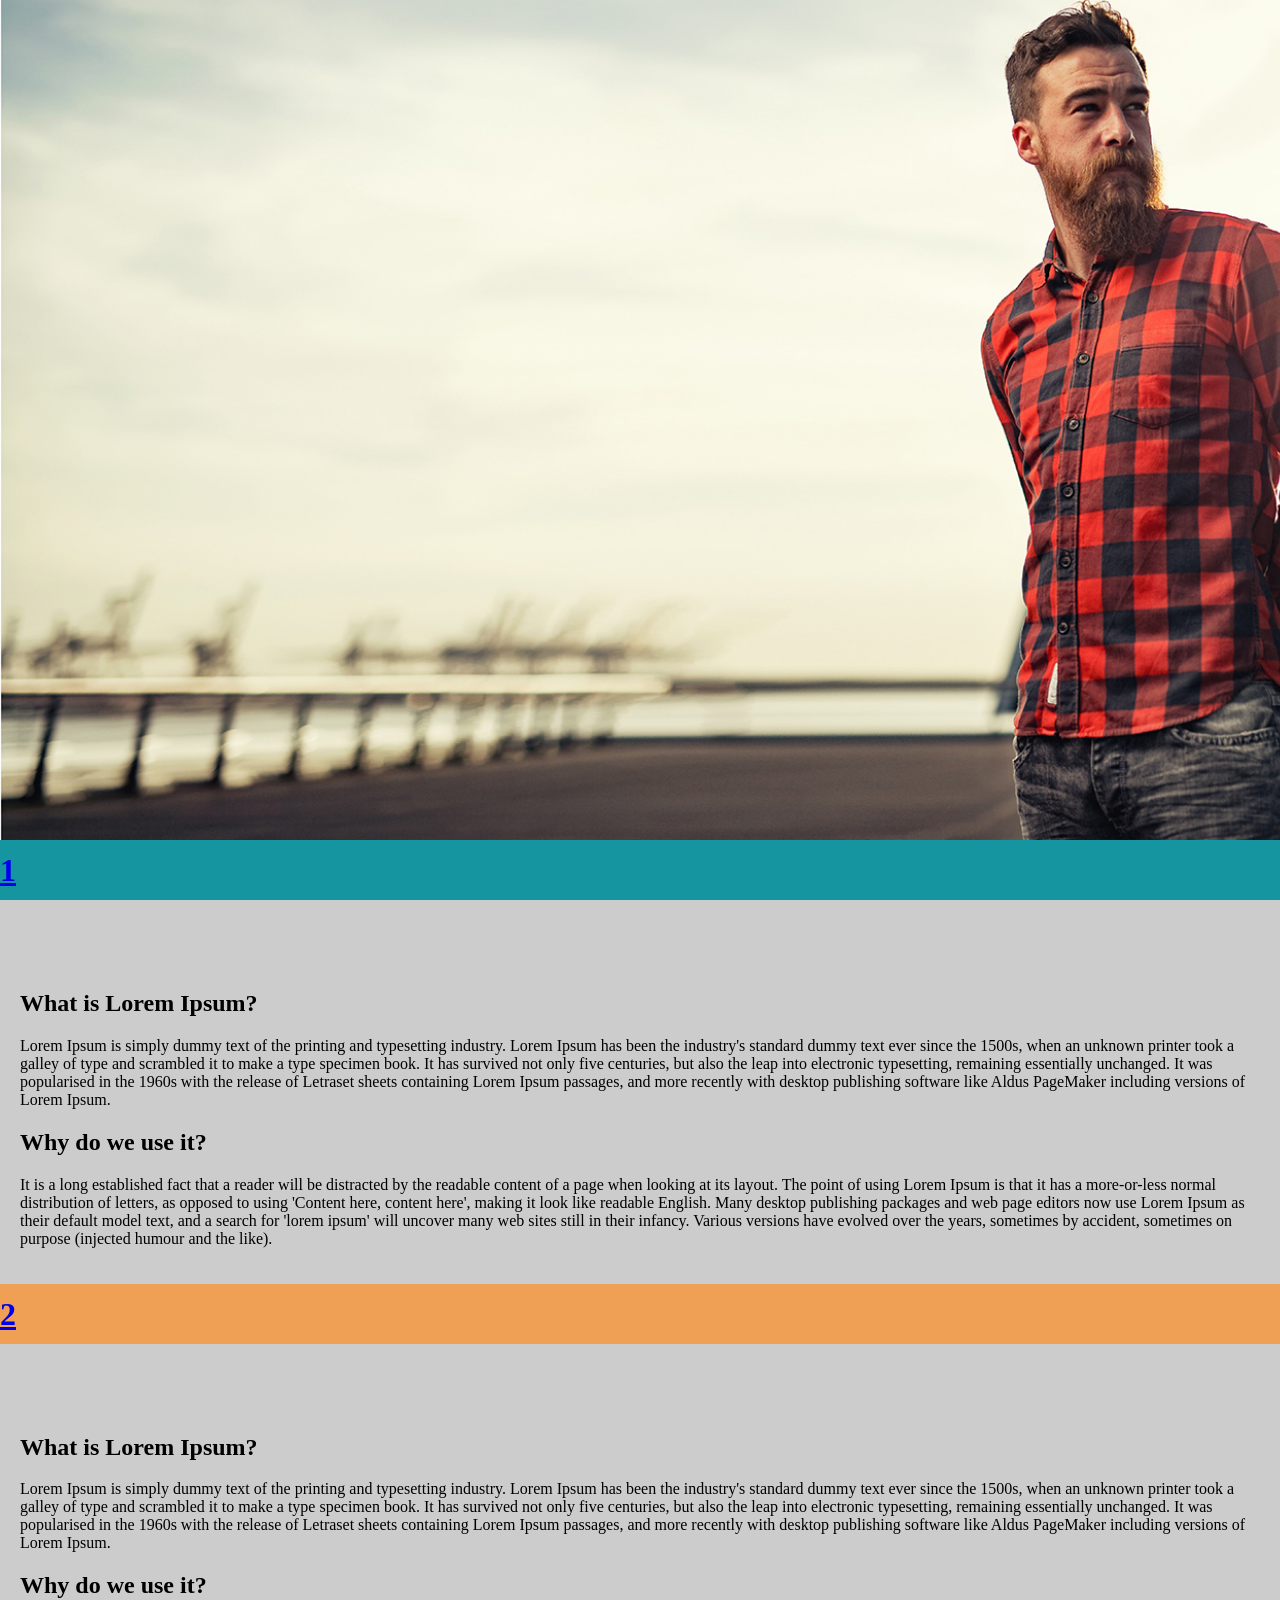
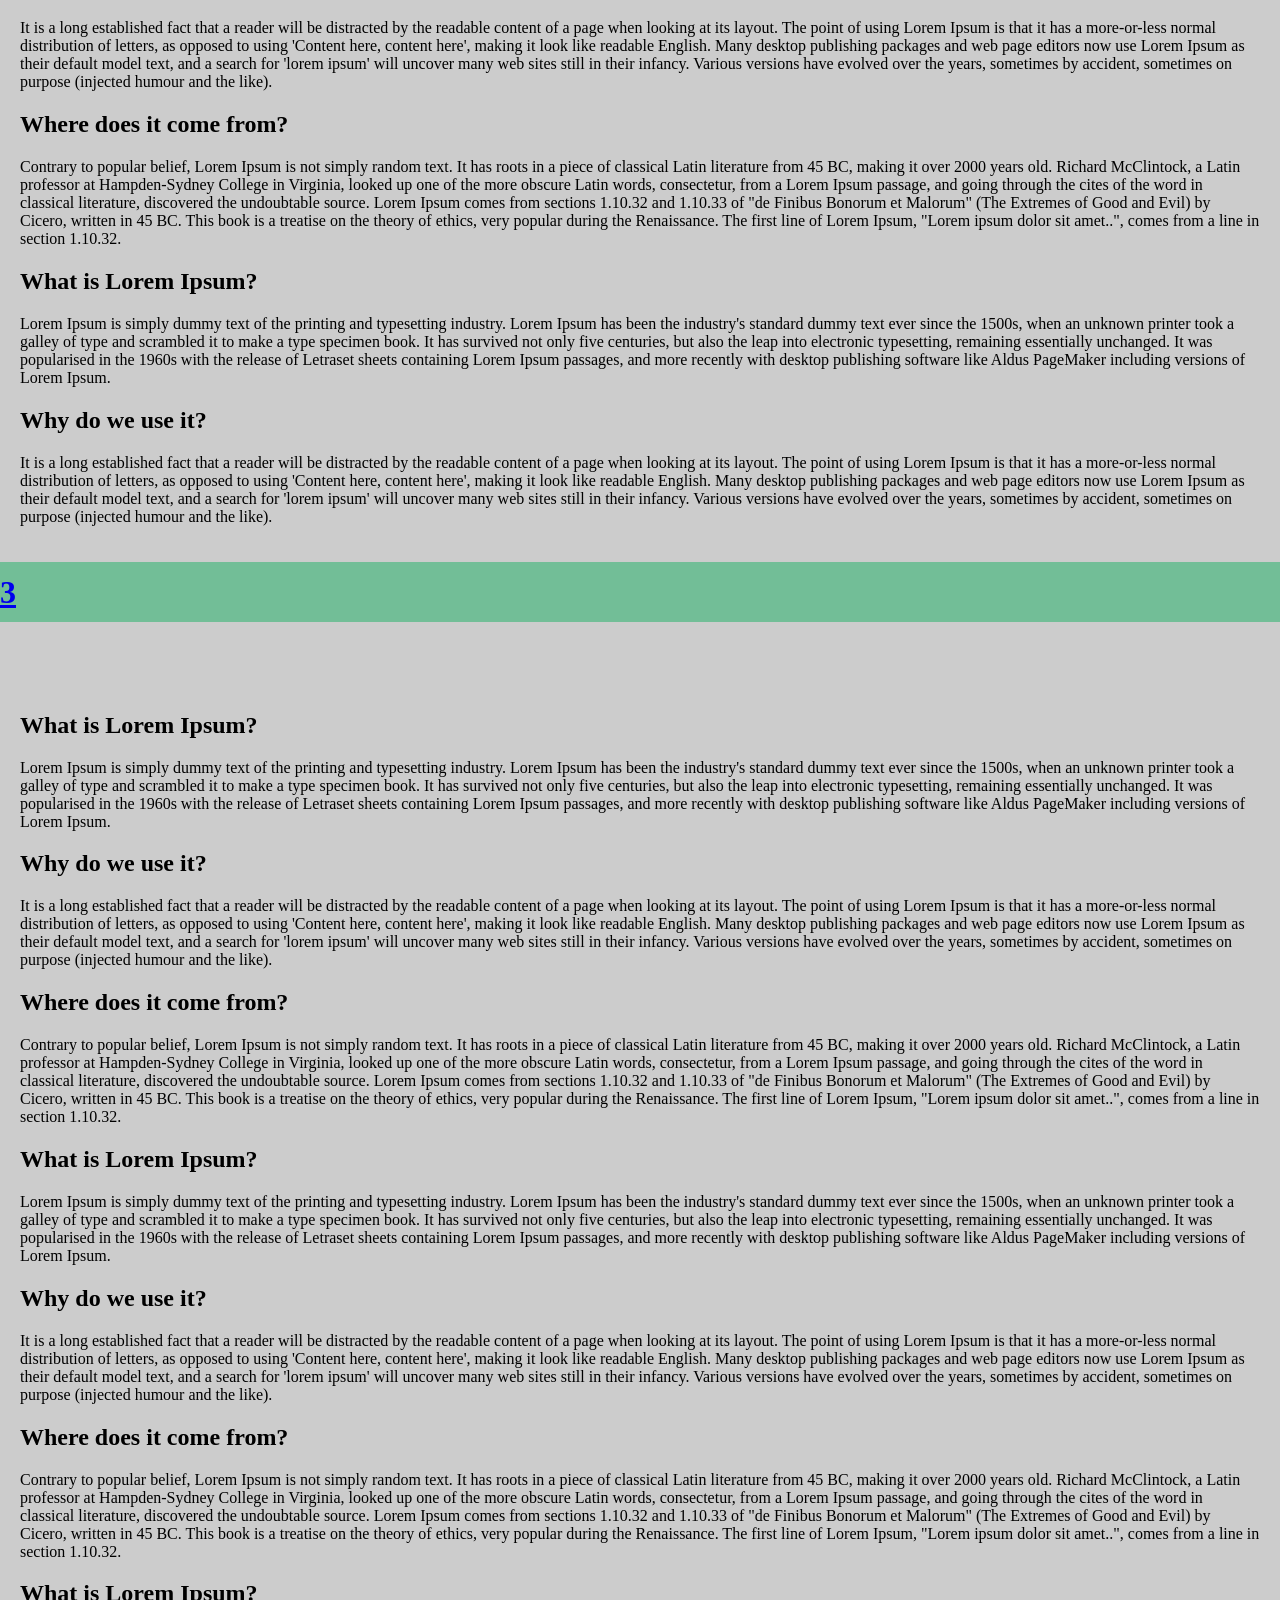
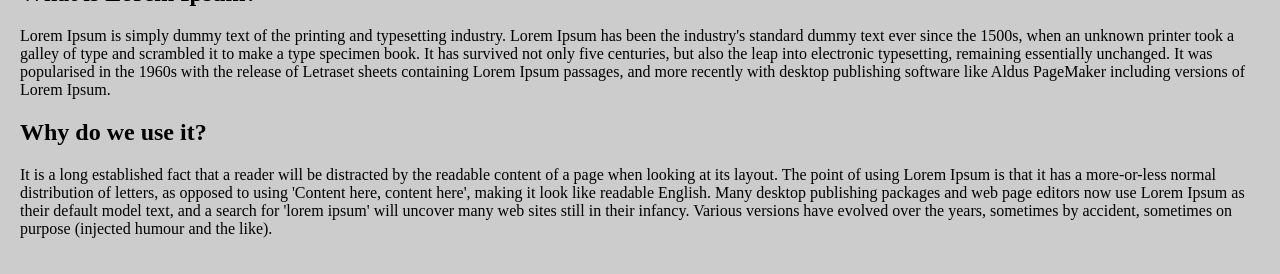
<file: Position練習/position-sticky/position-sticky.html>
<!DOCTYPE html PUBLIC "-//W3C//DTD XHTML 1.0 Transitional//EN" "http://www.w3.org/TR/xhtml1/DTD/xhtml1-transitional.dtd">
<html xmlns="http://www.w3.org/1999/xhtml">
<head>
<meta http-equiv="Content-Type" content="text/html; charset=utf-8" />
<title>position</title>
<style>
body{
	margin: 0;
}
img{
	max-width: 100%;
}
#box-banner {
	background-image: url(slide.jpg);
	background-size: cover;
	max-width: 100%;
	height: calc(100vh - 60px);
	overflow: hidden;
}
.box-nav {
	max-width: 100%;
	line-height: 60px;
	
	color: #fff;
	font-size: 2rem;
	font-weight: bold; 
}
.box-nav1 {
	position: sticky;
	left: 0;
	top: 0;
	background: #15959F;
}
.box-nav2 {
	position: sticky;
	left: 0;
	top: 60px;
	background: #ea7507af;
}
.box-nav3 {
	position: sticky;
	left: 0;
	top: 120px;
	background: #32a068af;
}
#box-1,#box-2,#box-3 {
	background: #ccc;
	padding: 20px;
	padding-top:70px;
}
</style>
</head>

<body>
<div id="box-banner"></div>
<div class="box-nav box-nav1"><a href="#box-1">1</a> </div>
<div id="box-1">
	<h2>What is Lorem Ipsum?</h2>
	<p>Lorem Ipsum is simply dummy text of the printing and typesetting industry. Lorem Ipsum has been the industry's standard dummy text ever since the 1500s, when an unknown printer took a galley of type and scrambled it to make a type specimen book. It has survived not only five centuries, but also the leap into electronic typesetting, remaining essentially unchanged. It was popularised in the 1960s with the release of Letraset sheets containing Lorem Ipsum passages, and more recently with desktop publishing software like Aldus PageMaker including versions of Lorem Ipsum.</p>

	<h2>Why do we use it?</h2>
	<p>It is a long established fact that a reader will be distracted by the readable content of a page when looking at its layout. The point of using Lorem Ipsum is that it has a more-or-less normal distribution of letters, as opposed to using 'Content here, content here', making it look like readable English. Many desktop publishing packages and web page editors now use Lorem Ipsum as their default model text, and a search for 'lorem ipsum' will uncover many web sites still in their infancy. Various versions have evolved over the years, sometimes by accident, sometimes on purpose (injected humour and the like).</p>
</div>

<div class="box-nav box-nav2"><a href="#box-2">2</a></div>
<div id="box-2">
	<h2>What is Lorem Ipsum?</h2>
	<p>Lorem Ipsum is simply dummy text of the printing and typesetting industry. Lorem Ipsum has been the industry's standard dummy text ever since the 1500s, when an unknown printer took a galley of type and scrambled it to make a type specimen book. It has survived not only five centuries, but also the leap into electronic typesetting, remaining essentially unchanged. It was popularised in the 1960s with the release of Letraset sheets containing Lorem Ipsum passages, and more recently with desktop publishing software like Aldus PageMaker including versions of Lorem Ipsum.</p>

	<h2>Why do we use it?</h2>
	<p>It is a long established fact that a reader will be distracted by the readable content of a page when looking at its layout. The point of using Lorem Ipsum is that it has a more-or-less normal distribution of letters, as opposed to using 'Content here, content here', making it look like readable English. Many desktop publishing packages and web page editors now use Lorem Ipsum as their default model text, and a search for 'lorem ipsum' will uncover many web sites still in their infancy. Various versions have evolved over the years, sometimes by accident, sometimes on purpose (injected humour and the like).</p>

	<h2>Where does it come from?</h2>
	<p>Contrary to popular belief, Lorem Ipsum is not simply random text. It has roots in a piece of classical Latin literature from 45 BC, making it over 2000 years old. Richard McClintock, a Latin professor at Hampden-Sydney College in Virginia, looked up one of the more obscure Latin words, consectetur, from a Lorem Ipsum passage, and going through the cites of the word in classical literature, discovered the undoubtable source. Lorem Ipsum comes from sections 1.10.32 and 1.10.33 of "de Finibus Bonorum et Malorum" (The Extremes of Good and Evil) by Cicero, written in 45 BC. This book is a treatise on the theory of ethics, very popular during the Renaissance. The first line of Lorem Ipsum, "Lorem ipsum dolor sit amet..", comes from a line in section 1.10.32.</p>
	
	<h2>What is Lorem Ipsum?</h2>
	<p>Lorem Ipsum is simply dummy text of the printing and typesetting industry. Lorem Ipsum has been the industry's standard dummy text ever since the 1500s, when an unknown printer took a galley of type and scrambled it to make a type specimen book. It has survived not only five centuries, but also the leap into electronic typesetting, remaining essentially unchanged. It was popularised in the 1960s with the release of Letraset sheets containing Lorem Ipsum passages, and more recently with desktop publishing software like Aldus PageMaker including versions of Lorem Ipsum.</p>

	<h2>Why do we use it?</h2>
	<p>It is a long established fact that a reader will be distracted by the readable content of a page when looking at its layout. The point of using Lorem Ipsum is that it has a more-or-less normal distribution of letters, as opposed to using 'Content here, content here', making it look like readable English. Many desktop publishing packages and web page editors now use Lorem Ipsum as their default model text, and a search for 'lorem ipsum' will uncover many web sites still in their infancy. Various versions have evolved over the years, sometimes by accident, sometimes on purpose (injected humour and the like).</p>

</div>
<div class="box-nav box-nav3"><a href="#box-3">3</a></div>
<div id="box-3">
	<h2>What is Lorem Ipsum?</h2>
	<p>Lorem Ipsum is simply dummy text of the printing and typesetting industry. Lorem Ipsum has been the industry's standard dummy text ever since the 1500s, when an unknown printer took a galley of type and scrambled it to make a type specimen book. It has survived not only five centuries, but also the leap into electronic typesetting, remaining essentially unchanged. It was popularised in the 1960s with the release of Letraset sheets containing Lorem Ipsum passages, and more recently with desktop publishing software like Aldus PageMaker including versions of Lorem Ipsum.</p>

	<h2>Why do we use it?</h2>
	<p>It is a long established fact that a reader will be distracted by the readable content of a page when looking at its layout. The point of using Lorem Ipsum is that it has a more-or-less normal distribution of letters, as opposed to using 'Content here, content here', making it look like readable English. Many desktop publishing packages and web page editors now use Lorem Ipsum as their default model text, and a search for 'lorem ipsum' will uncover many web sites still in their infancy. Various versions have evolved over the years, sometimes by accident, sometimes on purpose (injected humour and the like).</p>

	<h2>Where does it come from?</h2>
	<p>Contrary to popular belief, Lorem Ipsum is not simply random text. It has roots in a piece of classical Latin literature from 45 BC, making it over 2000 years old. Richard McClintock, a Latin professor at Hampden-Sydney College in Virginia, looked up one of the more obscure Latin words, consectetur, from a Lorem Ipsum passage, and going through the cites of the word in classical literature, discovered the undoubtable source. Lorem Ipsum comes from sections 1.10.32 and 1.10.33 of "de Finibus Bonorum et Malorum" (The Extremes of Good and Evil) by Cicero, written in 45 BC. This book is a treatise on the theory of ethics, very popular during the Renaissance. The first line of Lorem Ipsum, "Lorem ipsum dolor sit amet..", comes from a line in section 1.10.32.</p>
	
	<h2>What is Lorem Ipsum?</h2>
	<p>Lorem Ipsum is simply dummy text of the printing and typesetting industry. Lorem Ipsum has been the industry's standard dummy text ever since the 1500s, when an unknown printer took a galley of type and scrambled it to make a type specimen book. It has survived not only five centuries, but also the leap into electronic typesetting, remaining essentially unchanged. It was popularised in the 1960s with the release of Letraset sheets containing Lorem Ipsum passages, and more recently with desktop publishing software like Aldus PageMaker including versions of Lorem Ipsum.</p>

	<h2>Why do we use it?</h2>
	<p>It is a long established fact that a reader will be distracted by the readable content of a page when looking at its layout. The point of using Lorem Ipsum is that it has a more-or-less normal distribution of letters, as opposed to using 'Content here, content here', making it look like readable English. Many desktop publishing packages and web page editors now use Lorem Ipsum as their default model text, and a search for 'lorem ipsum' will uncover many web sites still in their infancy. Various versions have evolved over the years, sometimes by accident, sometimes on purpose (injected humour and the like).</p>
	<h2>Where does it come from?</h2>
	<p>Contrary to popular belief, Lorem Ipsum is not simply random text. It has roots in a piece of classical Latin literature from 45 BC, making it over 2000 years old. Richard McClintock, a Latin professor at Hampden-Sydney College in Virginia, looked up one of the more obscure Latin words, consectetur, from a Lorem Ipsum passage, and going through the cites of the word in classical literature, discovered the undoubtable source. Lorem Ipsum comes from sections 1.10.32 and 1.10.33 of "de Finibus Bonorum et Malorum" (The Extremes of Good and Evil) by Cicero, written in 45 BC. This book is a treatise on the theory of ethics, very popular during the Renaissance. The first line of Lorem Ipsum, "Lorem ipsum dolor sit amet..", comes from a line in section 1.10.32.</p>
	
	<h2>What is Lorem Ipsum?</h2>
	<p>Lorem Ipsum is simply dummy text of the printing and typesetting industry. Lorem Ipsum has been the industry's standard dummy text ever since the 1500s, when an unknown printer took a galley of type and scrambled it to make a type specimen book. It has survived not only five centuries, but also the leap into electronic typesetting, remaining essentially unchanged. It was popularised in the 1960s with the release of Letraset sheets containing Lorem Ipsum passages, and more recently with desktop publishing software like Aldus PageMaker including versions of Lorem Ipsum.</p>

	<h2>Why do we use it?</h2>
	<p>It is a long established fact that a reader will be distracted by the readable content of a page when looking at its layout. The point of using Lorem Ipsum is that it has a more-or-less normal distribution of letters, as opposed to using 'Content here, content here', making it look like readable English. Many desktop publishing packages and web page editors now use Lorem Ipsum as their default model text, and a search for 'lorem ipsum' will uncover many web sites still in their infancy. Various versions have evolved over the years, sometimes by accident, sometimes on purpose (injected humour and the like).</p>

</div>

</body>
</html>
</file>
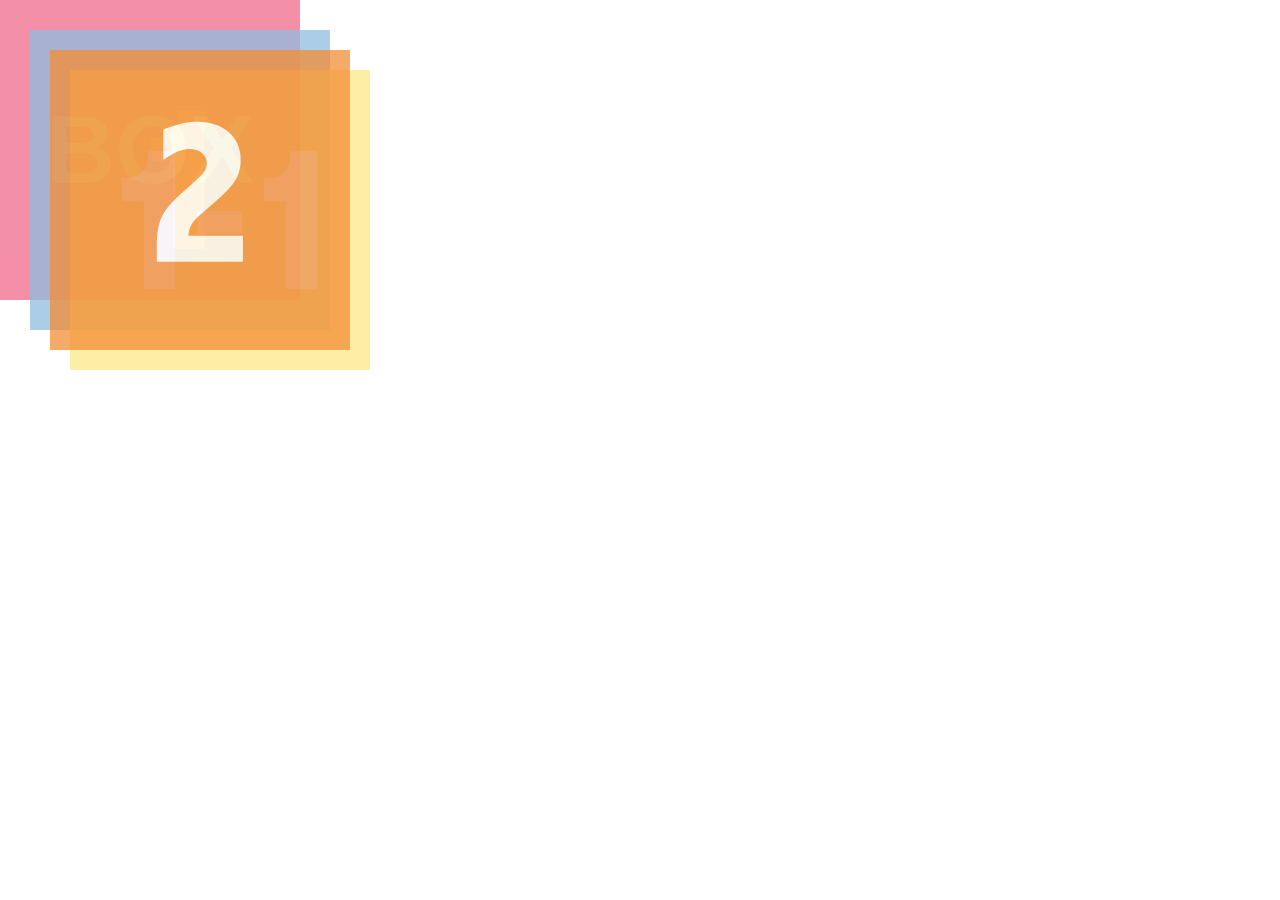
<file: Position練習/position/position.html>
<!DOCTYPE html>
<html>
<head>
	<meta charset="utf-8" />
	<title>position</title>
	<style>
		body {
			margin: 0;
		}
		div {
			opacity: .75;
			height: 300px;
			width: 300px;
		}
		#box {
			display: block;
			background-color: #F06A8A;
			font-family: sans-serif;
			font-weight: bold;
			font-size: 6rem;
			text-align: center;
			line-height: 300px;
			color: white;
		}
		#box1 { 
			position: absolute;
			left: 30px;
			top: 30px;
			background-color: #8FBDDF;
			background-image: url(1.svg);
		}
		#box1-1 {
			position: absolute;
			left: 40px;
			top: 40px;
			background: #FAE360;
			background-image: url(1-1.svg);
			
		}
		#box2 {
			position: absolute;
			left: 50px;
			top: 50px;
			background: #F48E35;
			background-image: url(2.svg);
			
		}
	</style>
</head>

<body>
	<!-- 預設的html block區塊(不特別定位static) -->
	<div id="box">BOX</div>

	<!-- position定位區塊 -->
	<div id="box1">
		<div id="box1-1"></div>
	</div>

	<div id="box2"></div>
</body>

</html>
</file>
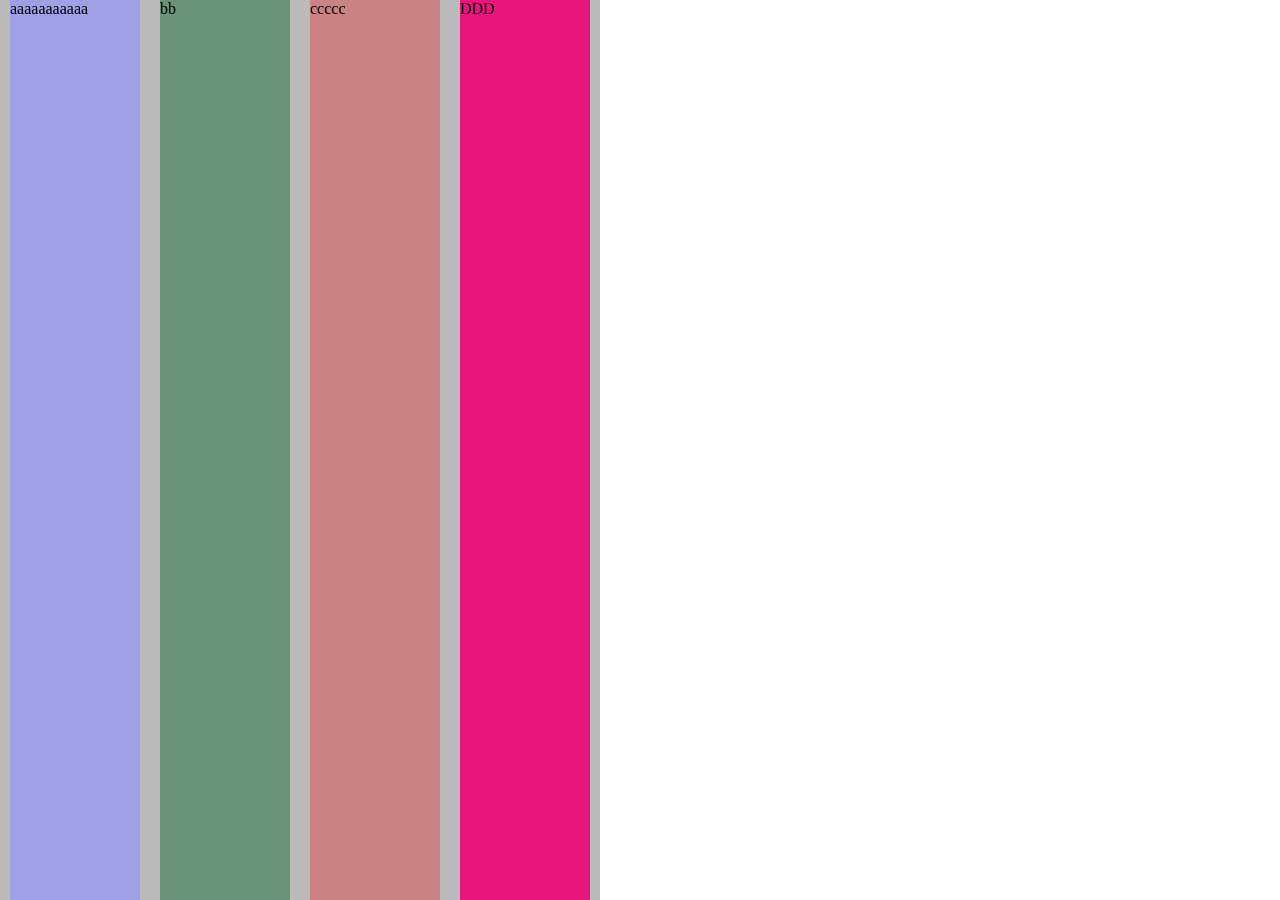
<file: Flex/flex-shrink/flex-shrink/flex-shrink.html>
<!DOCTYPE html>
<html lang="zh-hant-TW">

<head>
	<meta charset="UTF-8">
	<meta name="viewport" content="width=device-width, initial-scale=1, shrink-to-fit=no">
	<title>flex練習</title>
	<style>
		* {
			margin: 0;
			padding: 0;
			box-sizing: border-box;
		}

		article {
			display:flex;
			/* justify-content: flex-end; */
			/* flex-wrap: wrap; */
			/* flex-direction: column; */
			background-color: #bbb;
			width: 600px;
			height: 100vh;
		}

		article div {
			margin:0 10px;
			flex:1
		}

		article div:nth-child(1) {
			background-color: rgb(160, 160, 231);
			
		}

		article div:nth-child(2) {
			background-color: rgb(105, 147, 119);
			
		}

		article div:nth-child(3) {
			background-color: rgb(203, 130, 130);
			
		}
		article div:nth-child(4) {
			background-color: rgb(232, 21, 127);
			
		}
	</style>
</head>

<body>
	<article>
		<div>aaaaaaaaaaa</div>
		<div>bb</div>
		<div>ccccc</div>
		<div>DDD</div>
	</article>



</body>

</html>
</file>
<file: Flex/flexbox-playground/style.css>
/*flex-direction: row | row-reverse | column | column-reverse;*/

.flex-container.row {
  -webkit-flex-direction: row;
  -ms-flex-direction: row;
  flex-direction: row;
}

.flex-container.row-reverse {
  -webkit-flex-direction: row-reverse;
  -ms-flex-direction: row-reverse;
  flex-direction: row-reverse;
}

.flex-container.column {
  -webkit-flex-direction: column;
  -ms-flex-direction: column;
  flex-direction: column;
}

.flex-container.column-reverse {
  -webkit-flex-direction: column;
  -ms-flex-direction: column;
  flex-direction: column-reverse;
}


/*flex-wrap: nowrap | wrap | wrap-reverse;*/

.flex-container.nowrap {
  -webkit-flex-wrap: nowrap;
  -ms-flex-wrap: nowrap;
  flex-wrap: nowrap;
}

.flex-container.wrap {
  -webkit-flex-wrap: wrap;
  -ms-flex-wrap: wrap;
  flex-wrap: wrap;
}

.flex-container.wrap-reverse {
  -webkit-flex-wrap: wrap-reverse;
  -ms-flex-wrap: wrap-reverse;
  flex-wrap: wrap-reverse;
}


/*align-items: flex-start | flex-end | center | baseline | stretch;*/

.flex-container.align-items-start {
  -webkit-align-items: flex-start;
  -ms-flex-align: start;
  align-items: flex-start;
}

.flex-container.align-items-end {
  -webkit-align-items: flex-end;
  -ms-flex-align: end;
  align-items: flex-end;
}

.flex-container.align-items-center {
  -webkit-align-items: center;
  -ms-flex-align: center;
  align-items: center;
}

.flex-container.align-items-baseline {
  webkit-align-items: baseline;
  -ms-flex-align: baseline;
  align-items: baseline;
}

.flex-container.align-items-stretch {
  webkit-align-items: stretch;
  -ms-flex-align: stretch;
  align-items: stretch;
}


/*justify-content: flex-start | flex-end | center | space-between | space-around;*/

.flex-container.justify-start {
  -webkit-justify-content: flex-start;
  -ms-flex-pack: start;
  justify-content: flex-start;
}

.flex-container.justify-end {
  -webkit-justify-content: flex-end;
  -ms-flex-pack: end;
  justify-content: flex-end;
}

.flex-container.justify-center {
  -webkit-justify-content: center;
  -ms-flex-pack: center;
  justify-content: center;
}

.flex-container.justify-space-between {
  -webkit-justify-content: space-between;
  -ms-flex-pack: justify;
  justify-content: space-between;
}

.flex-container.justify-space-around {
  -webkit-justify-content: space-around;
  -ms-flex-pack: justify;
  justify-content: space-around;
}


/*align-content: flex-start | flex-end | center | space-between | space-around | stretch;*/

.flex-container.align-content-start {
  -webkit-align-content: flex-start;
  -ms-flex-line-pack: start;
  align-content: flex-start;
}

.flex-container.align-content-end {
  -webkit-align-content: flex-end;
  -ms-flex-line-pack: end;
  align-content: flex-end;
}

.flex-container.align-content-center {
  -webkit-align-content: center;
  -ms-flex-line-pack: center;
  align-content: center;
}

.flex-container.align-content-space-between {
  -webkit-align-content: space-between;
  -ms-flex-line-pack: justify;
  align-content: space-between;
}

.flex-container.align-content-space-around {
  -webkit-align-content: space-around;
  -ms-flex-line-pack: justify;
  /*distribute;*/
  align-content: space-around;
}

.flex-container.align-content-stretch {
  -webkit-align-content: stretch;
  -ms-flex-line-pack: stretch;
  align-content: stretch;
}


/*align-self: auto | flex-start | flex-end | center | baseline | stretch;*/

.item.align-self-auto {
  -webkit-align-self: auto;
  -ms-flex-item-align: auto;
  align-self: auto;
}

.item.align-self-start {
  -webkit-align-self: flex-start;
  -ms-flex-item-align: start;
  align-self: flex-start;
}

.item.align-self-end {
  -webkit-align-self: flex-end;
  -ms-flex-item-align: end;
  align-self: flex-end;
}

.item.align-self-center {
  -webkit-align-self: center;
  -ms-flex-item-align: center;
  align-self: center;
}

.item.align-self-baseline {
  -webkit-align-self: baseline;
  -ms-flex-item-align: baseline;
  align-self: baseline;
}

.item.align-self-stretch {
  -webkit-align-self: stretch;
  -ms-flex-item-align: stretch;
  align-self: stretch;
}

.item.flex-grow1 {
  flex-grow: 1;
}

.item.flex-grow2 {
  flex-grow: 2;
}

.item.flex-grow3 {
  flex-grow: 3;
}

.item.flex-grow4 {
  flex-grow: 4;
}
html,body{ width:100%; min-height:100%; margin:0; padding:0; color:#ddd; font-size:14px; font-family:Verdana, Geneva, sans-serif;background-color:#333;}
*{
	box-sizing : border-box; 
	-webkit-font-smoothing: antialiased;
	-moz-osx-font-smoothing: grayscale; 
}
.principal{ width:calc(50% - 40px); min-width:525px; margin:0 20px 20px 20px; float:left;}
.radio{ margin-bottom:20px;}
label{ line-height:200%;}
input[type=radio] { color:white; }
input[type=radio]:checked + label { color:orange; }
input[type=number]{ width:40px; margin-right:.5em;}
h1{ font-size:200%;margin:20px;}
h2{ font-size:180%;margin:0px;}
h4 a{ font-variant:small-caps; font-size:120%; color:#ddd; text-decoration:none;}
h4 small{font-variant: normal; font-size:80%; font-weight:normal; color:#57bcdb;}
table{ width:100%; margin-bottom:1em;}
table td{ width:50%; padding:3px;}
.principal:last-of-type h4 small{ color:#ff8080;}
.flex-container {
 border: 1px solid #555;
 display : -webkit-flex;
 display : -ms-flexbox;
 display : flex;
 padding:20px;
 width:100%; 
 }
.item{
	margin:0; 
    display : inherit;
	padding:10px; 
	width:100px; 
	height:100px;
	-webkit-align-items: center;
	-ms-flex-align:center;
	align-items: center;
	}
.item p{width:100%; text-align:center; color:#fff;}
#direction .item{flex-wrap:wrap;}
/*#wrap .item{ height:auto;}*/
#wrap{ width:400px;}
#align .item{height:auto; height:auto;flex-wrap:wrap;}	
#align{ height:300px;}
#justify{ margin:20px 0; padding:20px 0;}
#alignContent{flex-wrap:wrap; height:600px;}
#alignContent .item{ height:auto;} 
#FCI1{ height:300px;}
#FCI1 .item{ height:auto;}
#FCI3 .item{ width:25%;}
#FCI4 .item{ width:50%;}
#FCI5 .item{ width:20%;}
.nbsp{white-space: nowrap;}

@media only screen and (max-width:1100px){.principal{ width:calc(100% - 40px);}}
@media only screen and (max-width:580px) {
.item{ width:50px;height:50px;}
.principal{ width:calc(100% - 40px); min-width:initial;}
.flex-container{width:100%; min-width:initial;}	
#wrap{ width:200px;}
}
</file>
<file: IKEA/html/style.css>
@charset "UTF-8";

/* 上面是CSS的預設，第一行一定要是UTF-8 */
/* 頁首區 */
/* 設定logo屬性 */
.logo {
    float: left;
    /* 改變為浮動區塊，以利並排 */
    width: 100px;
    margin: 0;
    /*取消h1/margin 0.67em間距預設值*/
}

/* float跟inline block都是直接加屬性在要變並排的子元素 */
.navigation {
    float: left;
}

.navigation ul {
    /* 取消ul預設值 */
    list-style-type: none;
    margin: 0;
}

/* 要從navigation的裡面抓子元素，就空格然後打子元素容器 */
.navigation li {
    display: inline-block;
    margin: 0 10px;
    height: 40px;
    /*設定與logo相同高度*/
    line-height: 40px;
    /*利用行高設定與高度相同，使其內容垂直置中*/

}

/* 要改掉a的預設顏色 */
.navigation a {
    color: #FF60AF;
    /*修改瀏覽器預設字色，只寫color所以全部動作的color都會變這色  */
    text-decoration: wavy;
    /* 預設是underline */
}

.navigation a:hover {
    color: #0080FF;
}

/* 廣告橫幅區 */
#banner img {
    width: 100%;
}

/* 餐廳介紹 */
.rest-pt {
    float: left;
    width: 45%;
    margin: 20px 2.5%;
    /*figure左右兩側預設padding單位是px，統一改成百分比去控制窟段才不會縮到比較小開始跑版*/
}

.rest-pt img {
    width: 100%;
}

.content {
    float: left;
    width: 50%;
}

.content p {
    font-size: 14px;
    line-height: 1.5;
    /*1.5倍可以寫1.5或是150%*/
}
.content a{
    color:#0152B9;
    text-decoration: none;
}
.content a:hover{
    color:#FF60AF;
    text-decoration: underline;
}
.api{
    clear: both; /*清除前面float空間，清除後此元素會回復到原來的位置*/
}
.col{
    padding: 50px 0; /* 縮寫:p50-0*/
    float: left;
    width: 50%;
    /* text-align: center; 設定影片置中:需要從父元素設定文字置中，可以控制子元素行內文字置中; */
}
iframe{
    display: block;
    margin: 0 auto;
    width: 80%; /*從CSS去改變比例會有黑邊，以百分比的話會比較方便縮放*/
    height: 350px; 
}
footer{
    clear: both;
    text-align: center;
    height: 50px;
    line-height: 50px;
}
</file>
<file: 花室網站/web/css/style.min.css>
﻿@import"https://fonts.googleapis.com/css2?family=Grenze:ital,wght@0,100;0,200;0,300;0,400;0,500;0,600;0,700;0,800;0,900;1,100;1,200;1,300;1,400;1,500;1,600;1,700;1,800;1,900&family=LXGW+WenKai+Mono+TC&family=Noto+Sans+TC:wght@100..900&family=Noto+Serif+TC:wght@200..900&display=swap";main.index section{display:flex;justify-content:center;align-items:center}#contact #contact-form input,#contact #contact-form textarea{border:1px solid #cdaaab;border-radius:5px;padding:4px;font-size:1rem}#contact #contact-form input::placeholder,#contact #contact-form textarea::placeholder{color:#cdaaab;font-size:.8rem}#contact #contact-form input:focus,#contact #contact-form textarea:focus{outline:1px solid #cdaaab}#contact #contact-form button{border-radius:99px;display:flex;justify-content:center;align-items:center;cursor:pointer;height:60px;width:210px}#contact #contact-form button span{color:#000;font-size:.8rem;font-weight:600;letter-spacing:.7px}#service .box-list .item,#contact{background-position:center;background-size:cover}#news .box-list .item .content p{overflow:clip;text-overflow:ellipsis;display:-webkit-box;-webkit-box-orient:vertical}#service .box-list .item a p{overflow:hidden;text-overflow:ellipsis;white-space:nowrap}#news .box-list,#service .box-list{display:flex;width:75%;max-width:1360px}#news .box-list .item,#service .box-list .item{flex:1;margin:0 15px;overflow:clip;border-radius:16px;border:1px solid #444}@keyframes rotate{0%{transform:rotate(0deg)}25%{transform:rotate(3deg)}50%{transform:rotate(-3deg)}75%{transform:rotate(1deg)}100%{transform:rotate(0deg)}}@keyframes storm{0%{transform:translate3d(0, 0, 0)}25%{transform:translate3d(4px, 0, 0)}50%{transform:translate3d(-3px, 0, 0)}75%{transform:translate3d(2px, 0, 0)}100%{transform:translate3d(0, 0, 0)}}*{box-sizing:border-box}html,body,div,span,applet,object,iframe,h1,h2,h3,h4,h5,h6,p,blockquote,pre,a,abbr,acronym,address,big,cite,code,del,dfn,em,img,ins,kbd,q,s,samp,small,strike,strong,sub,sup,tt,var,b,u,i,center,dl,dt,dd,ol,ul,li,fieldset,form,label,legend,table,caption,tbody,tfoot,thead,tr,th,td,article,aside,canvas,details,embed,figure,figcaption,footer,header,hgroup,menu,nav,output,ruby,section,summary,time,mark,audio,video{margin:0;padding:0;border:0;font-size:100%;font:inherit;vertical-align:baseline}body{font-family:-apple-system,BlinkMacSystemFont,"Segoe UI",Roboto,Ubuntu,"Helvetica Neue",Helvetica,Arial,"蘋方-繁","PingFang TC","黑體-繁","Heiti TC","微軟正黑體","Microsoft JhengHei","Noto Sans TC",sans-serif;line-height:1.5;color:#000}h1,h2,h3,h4,h5,h6{font-weight:normal}ul,ol{list-style:none}img{display:block;width:100%}a{display:block;color:#000;text-decoration:none}.icon-fb{background-image:url(../images/icon-fb.svg)}.icon-fb:hover{background-image:url(../images/icon-fb-hover.svg)}.icon-ig{background-image:url(../images/icon-ig.svg)}.icon-ig:hover{background-image:url(../images/icon-ig-hover.svg)}.icon-line{background-image:url(../images/icon-line.svg)}.icon-line:hover{background-image:url(../images/icon-line-hover.svg)}@font-face{font-family:"MantouSans";src:url(../webfonts/MantouSans-Regular.ttf)}#navbar{position:fixed;top:0;width:100%;display:flex;justify-content:space-between;padding:20px}#navbar .logo{width:65px}#navbar .navigation{display:flex;flex-direction:column;align-items:flex-end}#navbar .navigation ul{display:flex}#navbar .navigation .icon a{width:35px;height:35px;margin:0 5px;transition:.35s}#navbar .navigation .menu{background-color:rgba(255,255,255,.2);backdrop-filter:blur(25px);box-shadow:2px 2px 2px rgba(0,0,0,.15),inset 2px 2px 5px rgba(255,255,255,.3);border:1px solid rgba(255,255,255,.5);border-radius:99px}#navbar .navigation .menu a.active{color:#000}#navbar .navigation .menu a{margin:10px;padding:5px 0;border-bottom:2px solid rgba(0,0,0,0);transition:.35s}#navbar .navigation .menu a:hover{border-bottom:2px solid #444}.title{margin-bottom:20px}.title h2{position:relative;font-family:"Grenze",serif;font-size:3rem;line-height:1.2 !important;line-height:1.5;border-bottom:3px solid #444}.title h2::before{content:"";position:absolute;left:-10px;top:0;display:block;width:10px;height:10px;border-radius:99px;background-color:#cdaaab}.title h2::after{content:"";position:absolute;right:-15px;bottom:5px;display:block;width:8px;height:8px;border-radius:99px;background-color:#cdaaab}.title h3{font-family:"LXGW WenKai Mono TC",monospace;font-size:1.2rem;text-align:center}main.index section{flex-direction:column;height:100vh}#news{background-color:#f2edf0}@media(max-width:820px){#news .box-list .item:last-child{display:none}}@media(max-width:640px){#news .box-list .item:nth-child(n+2){display:none}}#news .box-list .item figure{height:35vh}#news .box-list .item figure img{object-fit:cover;height:100%}#news .box-list .item .content{margin:20px}#news .box-list .item .content h2{font-size:1.5rem;font-weight:600;margin:10px 0}#news .box-list .item .content p{-webkit-line-clamp:5;text-align:justify}#service{background-color:#e6ece5}#service .box-list .item{display:flex;height:60vh}#service .box-list .item:nth-child(1){background-image:url(../images/pt_svc1.jpg)}#service .box-list .item:nth-child(2){background-image:url(../images/pt_svc2.jpg)}#service .box-list .item:nth-child(3){background-image:url(../images/pt_svc3.jpg)}#service .box-list .item:nth-child(4){background-image:url(../images/pt_svc4.jpg)}#service .box-list .item a{color:#f1f1f1;background-color:rgba(0,0,0,.6)}#video{background-color:#ecf0f4}#contact{position:relative;overflow:clip;background-image:url(../images/bg_contact.jpg);background-attachment:fixed}@media(max-width:1024px){#contact{background-attachment:scroll}}#contact #contact-form{width:35%}@media(max-width:1024px){#contact #contact-form{width:70%}}@media(max-width:820px){#contact #contact-form{width:60%}}#contact #contact-form *{display:block;width:100%}#contact #contact-form label{padding-top:20px}#contact #contact-form small{margin:10px 0;font-size:.8rem}#contact #contact-form button{background-color:rgba(255,255,255,.2);backdrop-filter:blur(25px);box-shadow:2px 2px 2px rgba(0,0,0,.15),inset 2px 2px 5px rgba(255,255,255,.3);border:1px solid rgba(255,255,255,.5);border-radius:99px;margin:0 auto}#contact #contact-form button:hover{animation:rotate .7s ease-in-out both}#contact #contact-form button span{animation:storm .7s ease-in-out both;animation-delay:.06s}#contact div{position:absolute}@media(max-width:640px){#contact div{display:none}}#contact .flower_1{bottom:-50px;left:0;width:25%;transform:rotate(45deg)}@media(max-width:1024px){#contact .flower_1{left:-20px;width:35vw}}#contact .flower_2{top:5vh;right:0;width:20%;transform:rotate(-45deg)}@media(max-width:1024px){#contact .flower_2{top:2vh;width:33vw}}/*# sourceMappingURL=style.min.css.map */
</file>
